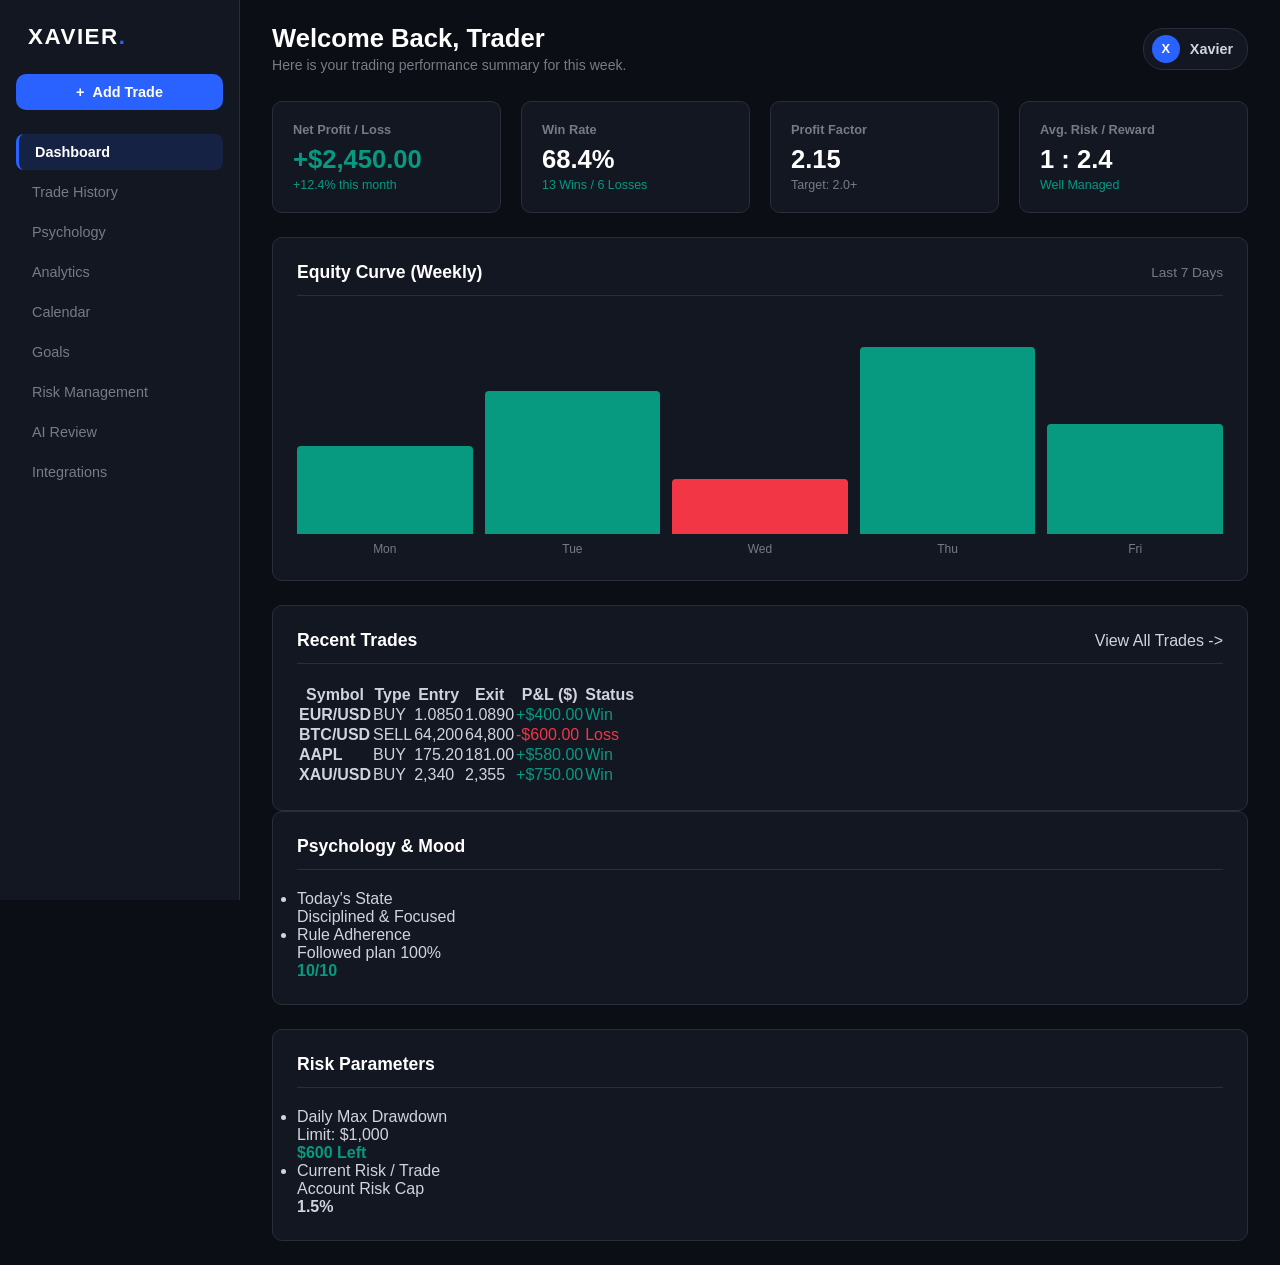
<file: Index.html>
<!DOCTYPE html>
<html lang="en">

<head>
  <meta charset="UTF-8">
  <meta name="viewport" content="width=device-width, initial-scale=1.0">
  <title>XAVIER — Trading Journal</title>
  <link rel="stylesheet" href="Styling.css">
</head>

<body>

  <!-- SIDEBAR NAVIGATION -->
  <aside class="sidebar">
    <div class="brand">
      <span class="brand-text">XAVIER<span class="brand-accent">.</span></span>
    </div>

    <a href="#" class="btn-add-trade-nav">+ <span>Add Trade</span></a>

    <ul class="nav-links">
      <li class="active">
        <a href="Index.html"><span class="nav-text">Dashboard</span></a>
      </li>
      <li>
        <a href="Tradehistory.html"><span class="nav-text">Trade History</span></a>
      </li>
      <li>
        <a href="psychology.html"><span class="nav-text">Psychology</span></a>
      </li>
      <li>
        <a href="analytics.html"><span class="nav-text">Analytics</span></a>
      </li>
      <li>
        <a href="Calendar.html"><span class="nav-text">Calendar</span></a>
      </li>
      <li>
        <a href="addtrade.html"><span class="nav-text">Goals</span></a>
      </li>
      <li>
        <a href="Riskmanagement.html"><span class="nav-text">Risk Management</span></a>
      </li>
      <li>
        <a href="AItradereview.html"><span class="nav-text">AI Review</span></a>
      </li>
      <li>
        <a href="Integrations.html"><span class="nav-text">Integrations</span></a>
      <li>
    </ul>
  </aside>

  <!-- MAIN CONTENT -->
  <main class="main-content">

    <!-- TOP HEADER -->
    <header class="top-header">
      <div class="welcome-text">
        <h1>Welcome Back, Trader</h1>
        <p>Here is your trading performance summary for this week.</p>
      </div>

      <div class="header-right">
        <div class="profile-pill">
          <div class="avatar">X</div>
          <span style="font-size: 0.9rem; font-weight: 600;">Xavier</span>
        </div>
      </div>
    </header>

    <!-- KEY PERFORMANCE STATS (MVP) -->
    <section class="stats-grid">
      <div class="stat-card">
        <div class="stat-label">Net Profit / Loss</div>
        <div class="stat-value positive">+$2,450.00</div>
        <div class="stat-sub positive">+12.4% this month</div>
      </div>

      <div class="stat-card">
        <div class="stat-label">Win Rate</div>
        <div class="stat-value">68.4%</div>
        <div class="stat-sub positive">13 Wins / 6 Losses</div>
      </div>

      <div class="stat-card">
        <div class="stat-label">Profit Factor</div>
        <div class="stat-value">2.15</div>
        <div class="stat-sub neutral">Target: 2.0+</div>
      </div>

      <div class="stat-card">
        <div class="stat-label">Avg. Risk / Reward</div>
        <div class="stat-value">1 : 2.4</div>
        <div class="stat-sub positive">Well Managed</div>
      </div>
    </section>

    <!-- DASHBOARD MAIN GRID -->
    <div class="dashboard-grid">

      <!-- LEFT COLUMN -->
      <div style="display: flex; flex-direction: column; gap: 24px;">

        <!-- PERFORMANCE CHART MOCKUP -->
        <div class="card">
          <div class="card-header">
            <span class="card-title">Equity Curve (Weekly)</span>
            <span style="font-size: 0.85rem; color: var(--text-muted);">Last 7 Days</span>
          </div>

          <div class="chart-placeholder">
            <div class="chart-bar-group">
              <div class="bar win" style="height: 40%;"></div>
              <span class="bar-label">Mon</span>
            </div>
            <div class="chart-bar-group">
              <div class="bar win" style="height: 65%;"></div>
              <span class="bar-label">Tue</span>
            </div>
            <div class="chart-bar-group">
              <div class="bar loss" style="height: 25%;"></div>
              <span class="bar-label">Wed</span>
            </div>
            <div class="chart-bar-group">
              <div class="bar win" style="height: 85%;"></div>
              <span class="bar-label">Thu</span>
            </div>
            <div class="chart-bar-group">
              <div class="bar win" style="height: 50%;"></div>
              <span class="bar-label">Fri</span>
            </div>
          </div>
        </div>

        <!-- RECENT TRADES TABLE -->
        <div class="card">
          <div class="card-header">
            <span class="card-title">Recent Trades</span>
            <a href="#" class="view-all-link">View All Trades -></a>
          </div>

          <div class="trade-table-container">
            <table class="trade-table">
              <thead>
                <tr>
                  <th>Symbol</th>
                  <th>Type</th>
                  <th>Entry</th>
                  <th>Exit</th>
                  <th>P&L ($)</th>
                  <th>Status</th>
                </tr>
              </thead>
              <tbody>
                <tr>
                  <td><strong>EUR/USD</strong></td>
                  <td><span class="badge badge-long">BUY</span></td>
                  <td>1.0850</td>
                  <td>1.0890</td>
                  <td class="positive">+$400.00</td>
                  <td><span class="positive">Win</span></td>
                </tr>
                <tr>
                  <td><strong>BTC/USD</strong></td>
                  <td><span class="badge badge-short">SELL</span></td>
                  <td>64,200</td>
                  <td>64,800</td>
                  <td class="negative">-$600.00</td>
                  <td><span class="negative">Loss</span></td>
                </tr>
                <tr>
                  <td><strong>AAPL</strong></td>
                  <td><span class="badge badge-long">BUY</span></td>
                  <td>175.20</td>
                  <td>181.00</td>
                  <td class="positive">+$580.00</td>
                  <td><span class="positive">Win</span></td>
                </tr>
                <tr>
                  <td><strong>XAU/USD</strong></td>
                  <td><span class="badge badge-long">BUY</span></td>
                  <td>2,340</td>
                  <td>2,355</td>
                  <td class="positive">+$750.00</td>
                  <td><span class="positive">Win</span></td>
                </tr>
              </tbody>
            </table>
          </div>
        </div>

      </div>

      <!-- RIGHT COLUMN / SIDEBAR WIDGETS -->
      <div style="display: flex; flex-direction: column; gap: 24px;">

        <!-- PSYCHOLOGY & MENTAL CHECK-IN -->
        <div class="card">
          <div class="card-header">
            <span class="card-title">Psychology & Mood</span>
          </div>
          <ul class="widget-list">
            <li class="widget-item">
              <div>
                <div class="widget-item-title">Today's State</div>
                <div class="widget-item-sub">Disciplined & Focused</div>
              </div>
            </li>
            <li class="widget-item">
              <div>
                <div class="widget-item-title">Rule Adherence</div>
                <div class="widget-item-sub">Followed plan 100%</div>
              </div>
              <span class="positive" style="font-weight: bold;">10/10</span>
            </li>
          </ul>
        </div>

        <!-- RISK MANAGEMENT WATCH -->
        <div class="card">
          <div class="card-header">
            <span class="card-title">Risk Parameters</span>
          </div>
          <ul class="widget-list">
            <li class="widget-item">
              <div>
                <div class="widget-item-title">Daily Max Drawdown</div>
                <div class="widget-item-sub">Limit: $1,000</div>
              </div>
              <span class="positive" style="font-weight: 600;">$600 Left</span>
            </li>
            <li class="widget-item">
              <div>
                <div class="widget-item-title">Current Risk / Trade</div>
                <div class="widget-item-sub">Account Risk Cap</div>
              </div>
              <span style="font-weight: 600;">1.5%</span>
            </li>
          </ul>
        </div>

      </div>

    </div>

  </main>

</body>

</html>
</file>
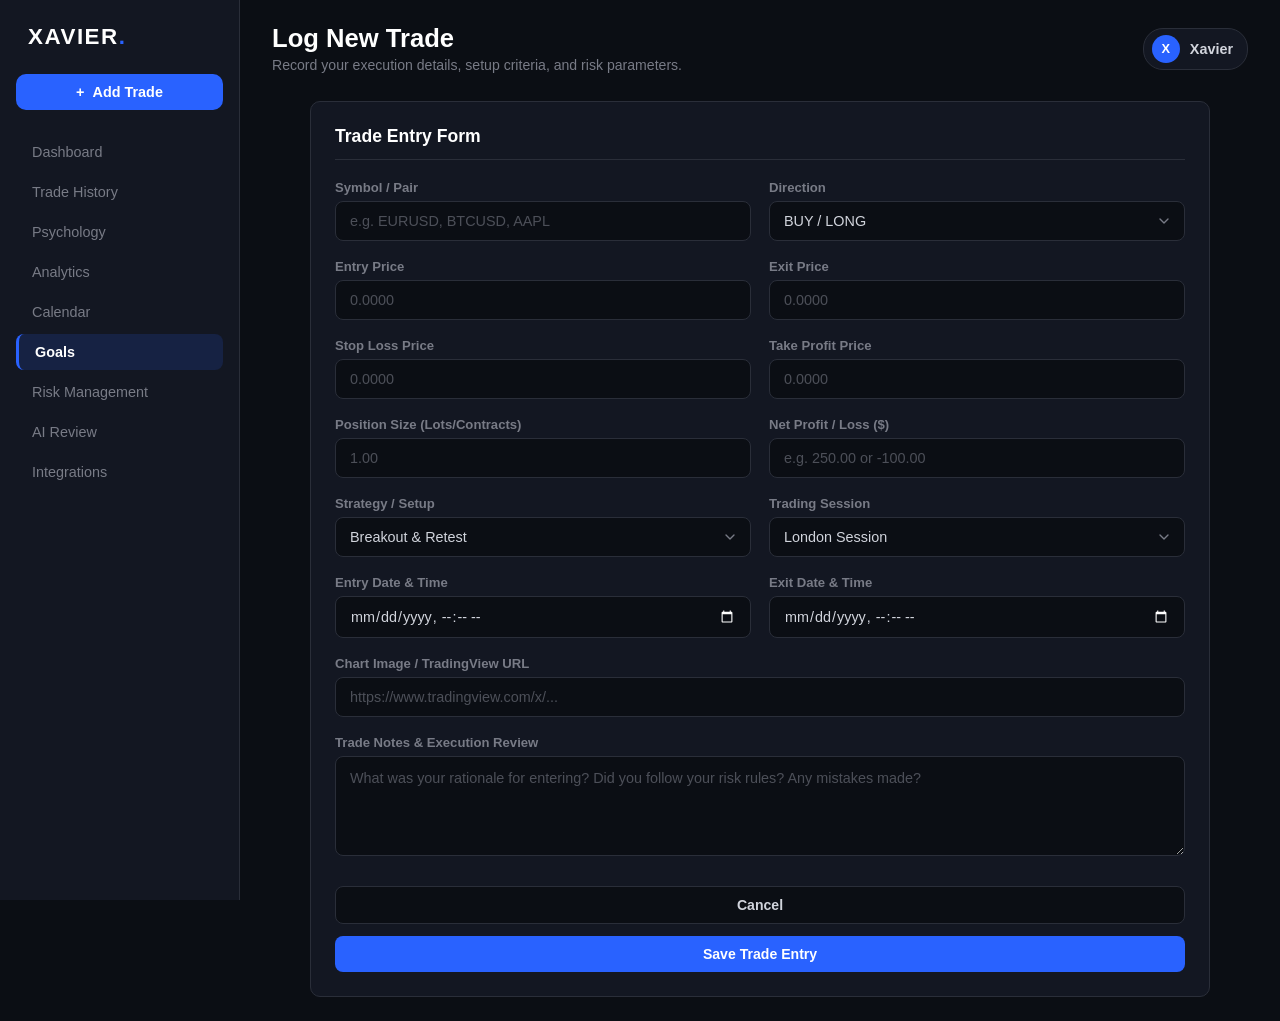
<file: addtrade.html>
<!DOCTYPE html>
<html lang="en">
<head>
  <meta charset="UTF-8">
  <meta name="viewport" content="width=device-width, initial-scale=1.0">
  <title>XAVIER — Add Trade</title>
  <link rel="stylesheet" href="Styling.css">
</head>
<body>

  <!-- SIDEBAR NAVIGATION -->
  <aside class="sidebar">
    <div class="brand">
      <span class="brand-text">XAVIER<span class="brand-accent">.</span></span>
    </div>

    <a href="addtrade.html" class="btn-add-trade-nav">+ <span>Add Trade</span></a>

    <ul class="nav-links">
      <li>
        <a href="Index.html"><span class="nav-text">Dashboard</span></a>
      </li>
      <li>
        <a href="Tradehistory.html"><span class="nav-text">Trade History</span></a>
      </li>
      <li>
        <a href="psychology.html"><span class="nav-text">Psychology</span></a>
      </li>
      <li>
        <a href="analytics.html"><span class="nav-text">Analytics</span></a>
      </li>
      <li>
        <a href="Calendar.html"><span class="nav-text">Calendar</span></a>
      </li>
      <li class="active">
        <a href="addtrade.html"><span class="nav-text">Goals</span></a>
      </li>
      <li>
        <a href="Riskmanagement.html"><span class="nav-text">Risk Management</span></a>
      </li>
      <li>
        <a href="AItradereview.html"><span class="nav-text">AI Review</span></a>
      </li>
      <li>
        <a href="Integrations.html"><span class="nav-text">Integrations</span></a>
      </li>
    </ul>
  </aside>

  <!-- MAIN CONTENT -->
  <main class="main-content">

    <!-- TOP HEADER -->
    <header class="top-header">
      <div class="welcome-text">
        <h1>Log New Trade</h1>
        <p>Record your execution details, setup criteria, and risk parameters.</p>
      </div>

      <div class="header-right">
        <div class="profile-pill">
          <div class="avatar">X</div>
          <span style="font-size: 0.9rem; font-weight: 600;">Xavier</span>
        </div>
      </div>
    </header>

    <!-- ADD TRADE FORM CARD -->
    <div class="card" style="max-width: 900px; margin: 0 auto;">
      <div class="card-header">
        <span class="card-title">Trade Entry Form</span>
      </div>

      <form class="form-grid">

        <!-- Asset / Symbol -->
        <div class="form-group">
          <label for="symbol">Symbol / Pair</label>
          <input type="text" id="symbol" class="form-control" placeholder="e.g. EURUSD, BTCUSD, AAPL" required>
        </div>

        <!-- Direction -->
        <div class="form-group">
          <label for="direction">Direction</label>
          <select id="direction" class="form-control" required>
            <option value="BUY">BUY / LONG</option>
            <option value="SELL">SELL / SHORT</option>
          </select>
        </div>

        <!-- Entry Price -->
        <div class="form-group">
          <label for="entryPrice">Entry Price</label>
          <input type="number" id="entryPrice" step="any" class="form-control" placeholder="0.0000" required>
        </div>

        <!-- Exit Price -->
        <div class="form-group">
          <label for="exitPrice">Exit Price</label>
          <input type="number" id="exitPrice" step="any" class="form-control" placeholder="0.0000">
        </div>

        <!-- Stop Loss -->
        <div class="form-group">
          <label for="stopLoss">Stop Loss Price</label>
          <input type="number" id="stopLoss" step="any" class="form-control" placeholder="0.0000">
        </div>

        <!-- Take Profit -->
        <div class="form-group">
          <label for="takeProfit">Take Profit Price</label>
          <input type="number" id="takeProfit" step="any" class="form-control" placeholder="0.0000">
        </div>

        <!-- Position Size / Lots -->
        <div class="form-group">
          <label for="positionSize">Position Size (Lots/Contracts)</label>
          <input type="number" id="positionSize" step="any" class="form-control" placeholder="1.00" required>
        </div>

        <!-- Net PnL -->
        <div class="form-group">
          <label for="pnl">Net Profit / Loss ($)</label>
          <input type="number" id="pnl" step="any" class="form-control" placeholder="e.g. 250.00 or -100.00">
        </div>

        <!-- Strategy / Setup -->
        <div class="form-group">
          <label for="strategy">Strategy / Setup</label>
          <select id="strategy" class="form-control">
            <option value="Breakout">Breakout & Retest</option>
            <option value="Trend Continuation">Trend Continuation</option>
            <option value="Reversal">Reversal / Liquidity Sweep</option>
            <option value="Range Bound">Range Bound</option>
            <option value="Scalp">Scalp Execution</option>
          </select>
        </div>

        <!-- Session -->
        <div class="form-group">
          <label for="session">Trading Session</label>
          <select id="session" class="form-control">
            <option value="London">London Session</option>
            <option value="New York">New York Session</option>
            <option value="Asian">Asian Session</option>
            <option value="Overlap">London / NY Overlap</option>
          </select>
        </div>

        <!-- Entry Date/Time -->
        <div class="form-group">
          <label for="entryTime">Entry Date & Time</label>
          <input type="datetime-local" id="entryTime" class="form-control" required>
        </div>

        <!-- Exit Date/Time -->
        <div class="form-group">
          <label for="exitTime">Exit Date & Time</label>
          <input type="datetime-local" id="exitTime" class="form-control">
        </div>

        <!-- Chart Screenshot URL -->
        <div class="form-group full-width">
          <label for="screenshot">Chart Image / TradingView URL</label>
          <input type="url" id="screenshot" class="form-control" placeholder="https://www.tradingview.com/x/...">
        </div>

        <!-- Trade Notes / Execution Journal -->
        <div class="form-group full-width">
          <label for="notes">Trade Notes & Execution Review</label>
          <textarea id="notes" class="form-control" placeholder="What was your rationale for entering? Did you follow your risk rules? Any mistakes made?"></textarea>
        </div>

        <!-- Form Action Buttons -->
        <div class="form-group full-width" style="display: flex; gap: 12px; justify-content: flex-end; margin-top: 12px;">
          <a href="trade-history.html" class="btn btn-secondary">Cancel</a>
          <button type="submit" class="btn btn-primary">Save Trade Entry</button>
        </div>

      </form>
    </div>

  </main>

</body>
</html>
</file>
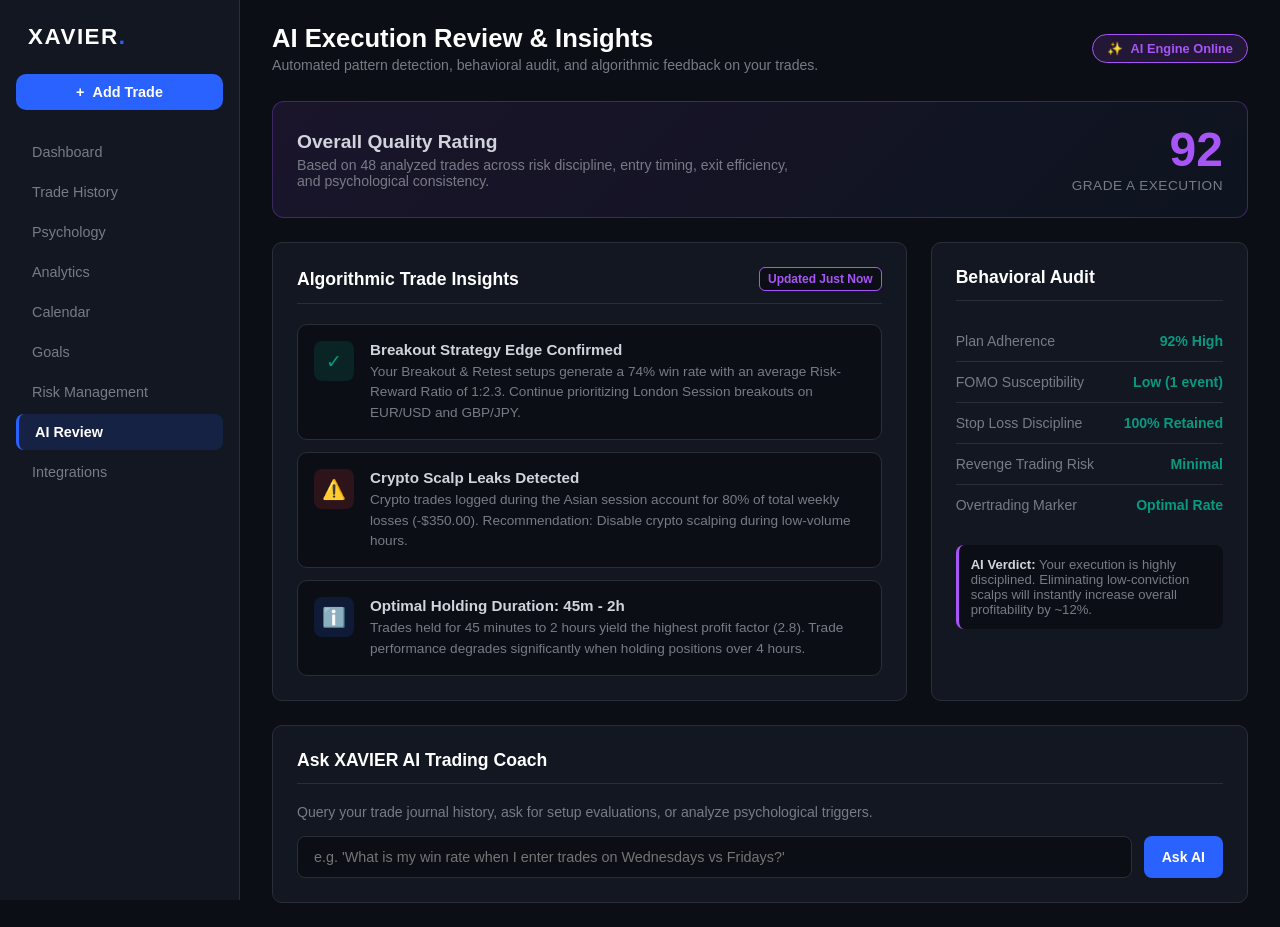
<file: AItradereview.html>
<!DOCTYPE html>
<html lang="en">
<head>
  <meta charset="UTF-8">
  <meta name="viewport" content="width=device-width, initial-scale=1.0">
  <title>XAVIER — AI Performance Review</title>
  <link rel="stylesheet" href="Styling.css">
</head>
<body>

  <!-- SIDEBAR NAVIGATION -->
  <aside class="sidebar">
    <div class="brand">
      <span class="brand-text">XAVIER<span class="brand-accent">.</span></span>
    </div>

    <a href="addtrade.html" class="btn-add-trade-nav">+ <span>Add Trade</span></a>

    <ul class="nav-links">
      <li>
        <a href="Index.html"><span class="nav-text">Dashboard</span></a>
      </li>
      <li>
        <a href="Tradehistory.html"><span class="nav-text">Trade History</span></a>
      </li>
      <li>
        <a href="psychology.html"><span class="nav-text">Psychology</span></a>
      </li>
      <li>
        <a href="analytics.html"><span class="nav-text">Analytics</span></a>
      </li>
      <li>
        <a href="Calendar.html"><span class="nav-text">Calendar</span></a>
      </li>
      <li>
        <a href="addtrade.html"><span class="nav-text">Goals</span></a>
      </li>
      <li>
        <a href="Riskmanagement.html"><span class="nav-text">Risk Management</span></a>
      </li>
      <li class="active">
        <a href="AItradereview.html"><span class="nav-text">AI Review</span></a>
      </li>
      <li>
        <a href="Integrations.html"><span class="nav-text">Integrations</span></a>
      </li>
    </ul>
  </aside>

  <!-- MAIN CONTENT -->
  <main class="main-content">

    <!-- TOP HEADER -->
    <header class="top-header">
      <div class="welcome-text">
        <h1>AI Execution Review & Insights</h1>
        <p>Automated pattern detection, behavioral audit, and algorithmic feedback on your trades.</p>
      </div>

      <div class="header-right">
        <div class="ai-header-badge">
          <span>✨</span> AI Engine Online
        </div>
      </div>
    </header>

    <!-- AI OVERALL EXECUTION SCORE -->
    <div class="ai-score-card">
      <div>
        <div style="font-weight: 700; font-size: 1.2rem; color: var(--text-main);">Overall Quality Rating</div>
        <div style="font-size: 0.88rem; color: var(--text-muted); margin-top: 4px; max-width: 500px;">
          Based on 48 analyzed trades across risk discipline, entry timing, exit efficiency, and psychological consistency.
        </div>
      </div>
      <div style="text-align: right;">
        <div class="ai-score-number">92</div>
        <div class="ai-score-label">Grade A Execution</div>
      </div>
    </div>

    <!-- AI ANALYSIS TOP GRID -->
    <div class="ai-grid-top">

      <!-- KEY DETECTED INSIGHTS FEED -->
      <div class="card">
        <div class="card-header">
          <span class="card-title">Algorithmic Trade Insights</span>
          <span class="tag-pill" style="color: var(--accent-purple); border-color: var(--accent-purple);">Updated Just Now</span>
        </div>

        <div class="insight-item">
          <div class="insight-icon icon-success">✓</div>
          <div class="insight-content">
            <h4>Breakout Strategy Edge Confirmed</h4>
            <p>Your Breakout & Retest setups generate a 74% win rate with an average Risk-Reward Ratio of 1:2.3. Continue prioritizing London Session breakouts on EUR/USD and GBP/JPY.</p>
          </div>
        </div>

        <div class="insight-item">
          <div class="insight-icon icon-warning">⚠️</div>
          <div class="insight-content">
            <h4>Crypto Scalp Leaks Detected</h4>
            <p>Crypto trades logged during the Asian session account for 80% of total weekly losses (-$350.00). Recommendation: Disable crypto scalping during low-volume hours.</p>
          </div>
        </div>

        <div class="insight-item">
          <div class="insight-icon icon-info">ℹ️</div>
          <div class="insight-content">
            <h4>Optimal Holding Duration: 45m - 2h</h4>
            <p>Trades held for 45 minutes to 2 hours yield the highest profit factor (2.8). Trade performance degrades significantly when holding positions over 4 hours.</p>
          </div>
        </div>
      </div>

      <!-- AI AUDIT SUMMARY & RECOMMENDATIONS -->
      <div class="card">
        <div class="card-header">
          <span class="card-title">Behavioral Audit</span>
        </div>

        <table class="data-list-table">
          <tr>
            <td style="color: var(--text-muted);">Plan Adherence</td>
            <td style="text-align: right; font-weight: 700;" class="positive">92% High</td>
          </tr>
          <tr>
            <td style="color: var(--text-muted);">FOMO Susceptibility</td>
            <td style="text-align: right; font-weight: 700;" class="positive">Low (1 event)</td>
          </tr>
          <tr>
            <td style="color: var(--text-muted);">Stop Loss Discipline</td>
            <td style="text-align: right; font-weight: 700;" class="positive">100% Retained</td>
          </tr>
          <tr>
            <td style="color: var(--text-muted);">Revenge Trading Risk</td>
            <td style="text-align: right; font-weight: 700;" class="positive">Minimal</td>
          </tr>
          <tr>
            <td style="color: var(--text-muted);">Overtrading Marker</td>
            <td style="text-align: right; font-weight: 700;" class="positive">Optimal Rate</td>
          </tr>
        </table>

        <div style="margin-top: 20px; padding: 12px; background-color: var(--bg-dark); border-radius: 8px; border-left: 3px solid var(--accent-purple); font-size: 0.82rem; color: var(--text-muted);">
          <strong style="color: var(--text-main);">AI Verdict:</strong> Your execution is highly disciplined. Eliminating low-conviction scalps will instantly increase overall profitability by ~12%.
        </div>
      </div>

    </div>

    <!-- ASK AI ASSISTANT PROMPT SECTION -->
    <div class="card">
      <div class="card-header">
        <span class="card-title">Ask XAVIER AI Trading Coach</span>
      </div>

      <p style="font-size: 0.88rem; color: var(--text-muted);">Query your trade journal history, ask for setup evaluations, or analyze psychological triggers.</p>

      <div class="ai-prompt-box">
        <input type="text" class="ai-prompt-input" placeholder="e.g. 'What is my win rate when I enter trades on Wednesdays vs Fridays?'">
        <button class="btn btn-primary">Ask AI</button>
      </div>
    </div>

  </main>

</body>
</html>
</file>
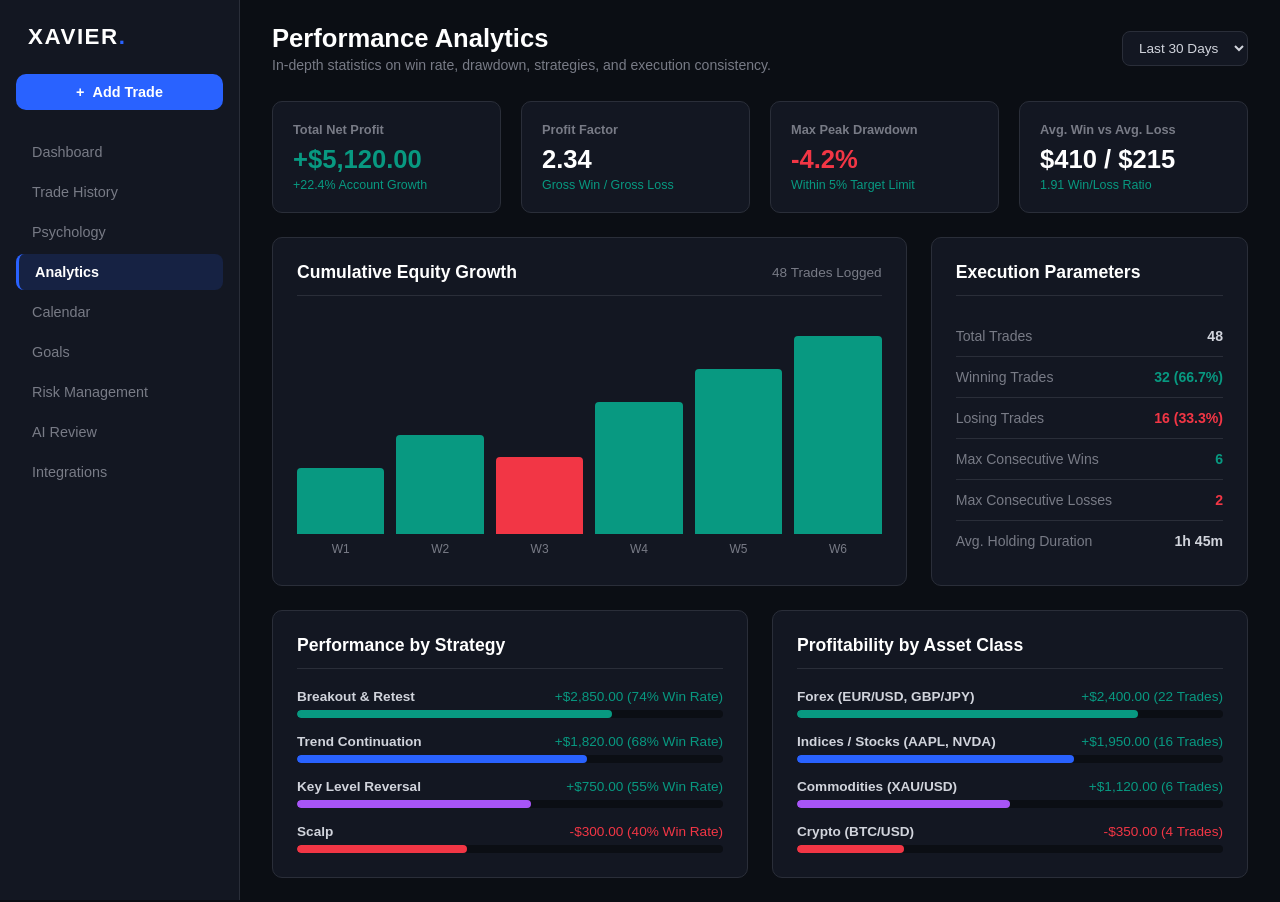
<file: Analytics.html>
<!DOCTYPE html>
<html lang="en">
<head>
  <meta charset="UTF-8">
  <meta name="viewport" content="width=device-width, initial-scale=1.0">
  <title>XAVIER — Analytics</title>
  <link rel="stylesheet" href="Styling.css">
</head>
<body>

  <!-- SIDEBAR NAVIGATION -->
  <aside class="sidebar">
    <div class="brand">
      <span class="brand-text">XAVIER<span class="brand-accent">.</span></span>
    </div>

    <a href="addtrade.html" class="btn-add-trade-nav">+ <span>Add Trade</span></a>

    <ul class="nav-links">
      <li>
        <a href="Index.html"><span class="nav-text">Dashboard</span></a>
      </li>
      <li>
        <a href="Tradehistory.html"><span class="nav-text">Trade History</span></a>
      </li>
      <li>
        <a href="psychology.html"><span class="nav-text">Psychology</span></a>
      </li>
      <li class="active">
        <a href="analytics.html"><span class="nav-text">Analytics</span></a>
      </li>
      <li>
        <a href="Calendar.html"><span class="nav-text">Calendar</span></a>
      </li>
      <li>
        <a href="addtrade.html"><span class="nav-text">Goals</span></a>
      </li>
      <li>
        <a href="Riskmanagement.html"><span class="nav-text">Risk Management</span></a>
      </li>
      <li>
        <a href="AItradereview.html"><span class="nav-text">AI Review</span></a>
      </li>
      <li>
        <a href="Integrations.html"><span class="nav-text">Integrations</span></a>
      </li>
    </ul>
  </aside>

  <!-- MAIN CONTENT -->
  <main class="main-content">

    <!-- TOP HEADER -->
    <header class="top-header">
      <div class="welcome-text">
        <h1>Performance Analytics</h1>
        <p>In-depth statistics on win rate, drawdown, strategies, and execution consistency.</p>
      </div>

      <div class="header-right analytics-header-actions">
        <select class="filter-select">
          <option value="30">Last 30 Days</option>
          <option value="90">Last 90 Days</option>
          <option value="365">This Year</option>
          <option value="all">All Time</option>
        </select>
      </div>
    </header>

    <!-- KEY PERFORMANCE STATS GRID -->
    <section class="stats-grid">
      <div class="stat-card">
        <div class="stat-label">Total Net Profit</div>
        <div class="stat-value positive">+$5,120.00</div>
        <div class="stat-sub positive">+22.4% Account Growth</div>
      </div>

      <div class="stat-card">
        <div class="stat-label">Profit Factor</div>
        <div class="stat-value">2.34</div>
        <div class="stat-sub positive">Gross Win / Gross Loss</div>
      </div>

      <div class="stat-card">
        <div class="stat-label">Max Peak Drawdown</div>
        <div class="stat-value negative">-4.2%</div>
        <div class="stat-sub positive">Within 5% Target Limit</div>
      </div>

      <div class="stat-card">
        <div class="stat-label">Avg. Win vs Avg. Loss</div>
        <div class="stat-value">$410 / $215</div>
        <div class="stat-sub positive">1.91 Win/Loss Ratio</div>
      </div>
    </section>

    <!-- TOP ANALYTICS GRID -->
    <div class="analytics-grid-top">

      <!-- EQUITY & CUMULATIVE P&L CHART -->
      <div class="card">
        <div class="card-header">
          <span class="card-title">Cumulative Equity Growth</span>
          <span style="font-size: 0.85rem; color: var(--text-muted);">48 Trades Logged</span>
        </div>

        <div class="chart-placeholder">
          <div class="chart-bar-group">
            <div class="bar win" style="height: 30%;"></div>
            <span class="bar-label">W1</span>
          </div>
          <div class="chart-bar-group">
            <div class="bar win" style="height: 45%;"></div>
            <span class="bar-label">W2</span>
          </div>
          <div class="chart-bar-group">
            <div class="bar loss" style="height: 35%;"></div>
            <span class="bar-label">W3</span>
          </div>
          <div class="chart-bar-group">
            <div class="bar win" style="height: 60%;"></div>
            <span class="bar-label">W4</span>
          </div>
          <div class="chart-bar-group">
            <div class="bar win" style="height: 75%;"></div>
            <span class="bar-label">W5</span>
          </div>
          <div class="chart-bar-group">
            <div class="bar win" style="height: 90%;"></div>
            <span class="bar-label">W6</span>
          </div>
        </div>
      </div>

      <!-- KEY METRICS BREAKDOWN -->
      <div class="card">
        <div class="card-header">
          <span class="card-title">Execution Parameters</span>
        </div>

        <table class="data-list-table">
          <tr>
            <td style="color: var(--text-muted);">Total Trades</td>
            <td style="text-align: right; font-weight: 700;">48</td>
          </tr>
          <tr>
            <td style="color: var(--text-muted);">Winning Trades</td>
            <td style="text-align: right; font-weight: 700;" class="positive">32 (66.7%)</td>
          </tr>
          <tr>
            <td style="color: var(--text-muted);">Losing Trades</td>
            <td style="text-align: right; font-weight: 700;" class="negative">16 (33.3%)</td>
          </tr>
          <tr>
            <td style="color: var(--text-muted);">Max Consecutive Wins</td>
            <td style="text-align: right; font-weight: 700;" class="positive">6</td>
          </tr>
          <tr>
            <td style="color: var(--text-muted);">Max Consecutive Losses</td>
            <td style="text-align: right; font-weight: 700;" class="negative">2</td>
          </tr>
          <tr>
            <td style="color: var(--text-muted);">Avg. Holding Duration</td>
            <td style="text-align: right; font-weight: 700;">1h 45m</td>
          </tr>
        </table>
      </div>

    </div>

    <!-- BOTTOM ANALYTICS GRID -->
    <div class="analytics-grid-bottom">

      <!-- STRATEGY PERFORMANCE BREAKDOWN -->
      <div class="card">
        <div class="card-header">
          <span class="card-title">Performance by Strategy</span>
        </div>

        <div class="breakdown-list">
          <div class="breakdown-item">
            <div class="breakdown-header">
              <span class="breakdown-title">Breakout & Retest</span>
              <span class="breakdown-stats positive">+$2,850.00 (74% Win Rate)</span>
            </div>
            <div class="progress-track">
              <div class="progress-fill green" style="width: 74%;"></div>
            </div>
          </div>

          <div class="breakdown-item">
            <div class="breakdown-header">
              <span class="breakdown-title">Trend Continuation</span>
              <span class="breakdown-stats positive">+$1,820.00 (68% Win Rate)</span>
            </div>
            <div class="progress-track">
              <div class="progress-fill blue" style="width: 68%;"></div>
            </div>
          </div>

          <div class="breakdown-item">
            <div class="breakdown-header">
              <span class="breakdown-title">Key Level Reversal</span>
              <span class="breakdown-stats positive">+$750.00 (55% Win Rate)</span>
            </div>
            <div class="progress-track">
              <div class="progress-fill purple" style="width: 55%;"></div>
            </div>
          </div>

          <div class="breakdown-item">
            <div class="breakdown-header">
              <span class="breakdown-title">Scalp</span>
              <span class="breakdown-stats negative">-$300.00 (40% Win Rate)</span>
            </div>
            <div class="progress-track">
              <div class="progress-fill red" style="width: 40%;"></div>
            </div>
          </div>
        </div>
      </div>

      <!-- ASSET DISTRIBUTION & PROFITABILITY -->
      <div class="card">
        <div class="card-header">
          <span class="card-title">Profitability by Asset Class</span>
        </div>

        <div class="breakdown-list">
          <div class="breakdown-item">
            <div class="breakdown-header">
              <span class="breakdown-title">Forex (EUR/USD, GBP/JPY)</span>
              <span class="breakdown-stats positive">+$2,400.00 (22 Trades)</span>
            </div>
            <div class="progress-track">
              <div class="progress-fill green" style="width: 80%;"></div>
            </div>
          </div>

          <div class="breakdown-item">
            <div class="breakdown-header">
              <span class="breakdown-title">Indices / Stocks (AAPL, NVDA)</span>
              <span class="breakdown-stats positive">+$1,950.00 (16 Trades)</span>
            </div>
            <div class="progress-track">
              <div class="progress-fill blue" style="width: 65%;"></div>
            </div>
          </div>

          <div class="breakdown-item">
            <div class="breakdown-header">
              <span class="breakdown-title">Commodities (XAU/USD)</span>
              <span class="breakdown-stats positive">+$1,120.00 (6 Trades)</span>
            </div>
            <div class="progress-track">
              <div class="progress-fill purple" style="width: 50%;"></div>
            </div>
          </div>

          <div class="breakdown-item">
            <div class="breakdown-header">
              <span class="breakdown-title">Crypto (BTC/USD)</span>
              <span class="breakdown-stats negative">-$350.00 (4 Trades)</span>
            </div>
            <div class="progress-track">
              <div class="progress-fill red" style="width: 25%;"></div>
            </div>
          </div>
        </div>
      </div>

    </div>

  </main>

</body>
</html>
</file>
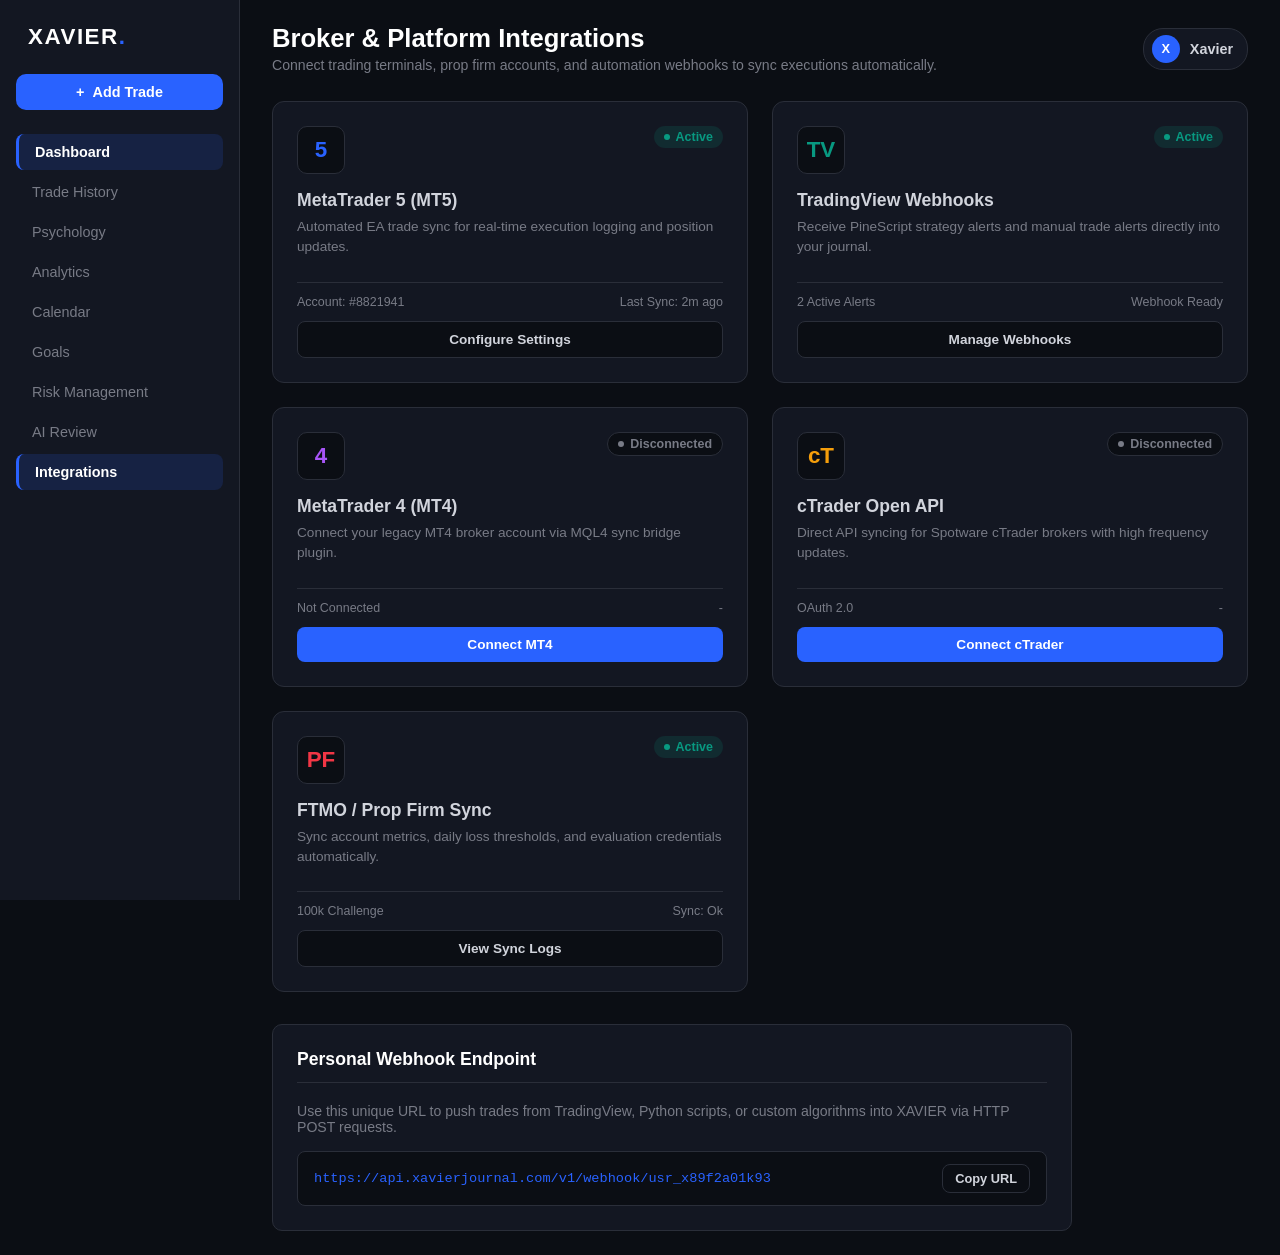
<file: Brokerintegration.html>
<!DOCTYPE html>
<html lang="en">
<head>
  <meta charset="UTF-8">
  <meta name="viewport" content="width=device-width, initial-scale=1.0">
  <title>XAVIER — Platform Integrations</title>
  <link rel="stylesheet" href="Styling.css">
</head>
<body>

  <!-- SIDEBAR NAVIGATION -->
  <aside class="sidebar">
    <div class="brand">
      <span class="brand-text">XAVIER<span class="brand-accent">.</span></span>
    </div>

    <a href="addtrade.html" class="btn-add-trade-nav">+ <span>Add Trade</span></a>

   <ul class="nav-links">
      <li class="active">
        <a href="Index.html"><span class="nav-text">Dashboard</span></a>
      </li>
      <li>
        <a href="Tradehistory.html"><span class="nav-text">Trade History</span></a>
      </li>
      <li>
        <a href="psychology.html"><span class="nav-text">Psychology</span></a>
      </li>
      <li>
        <a href="analytics.html"><span class="nav-text">Analytics</span></a>
      </li>
      <li>
        <a href="Calendar.html"><span class="nav-text">Calendar</span></a>
      </li>
      <li>
        <a href="addtrade.html"><span class="nav-text">Goals</span></a>
      </li>
      <li>
        <a href="Riskmanagement.html"><span class="nav-text">Risk Management</span></a>
      </li>
      <li>
        <a href="AItradereview.html"><span class="nav-text">AI Review</span></a>
      </li>
      <li class="active">
        <a href="Integrations.html"><span class="nav-text">Integrations</span></a>
      </li>
    </ul>
  </aside>

  <!-- MAIN CONTENT -->
  <main class="main-content">

    <!-- TOP HEADER -->
    <header class="top-header">
      <div class="welcome-text">
        <h1>Broker & Platform Integrations</h1>
        <p>Connect trading terminals, prop firm accounts, and automation webhooks to sync executions automatically.</p>
      </div>

      <div class="header-right">
        <div class="profile-pill">
          <div class="avatar">X</div>
          <span style="font-size: 0.9rem; font-weight: 600;">Xavier</span>
        </div>
      </div>
    </header>

    <!-- INTEGRATION CARDS GRID -->
    <section class="integrations-grid">

      <!-- METATRADER 5 -->
      <div class="integration-card">
        <div>
          <div class="integration-header">
            <div class="integration-icon-wrap" style="color: var(--accent-blue);">5</div>
            <div class="integration-status status-connected">
              <span class="status-dot"></span> Active
            </div>
          </div>

          <div class="integration-body" style="margin-top: 16px;">
            <h3>MetaTrader 5 (MT5)</h3>
            <p>Automated EA trade sync for real-time execution logging and position updates.</p>
          </div>
        </div>

        <div>
          <div class="integration-meta">
            <span>Account: #8821941</span>
            <span>Last Sync: 2m ago</span>
          </div>
          <button class="btn btn-secondary" style="width: 100%; margin-top: 12px; font-size: 0.85rem;">Configure Settings</button>
        </div>
      </div>

      <!-- TRADINGVIEW -->
      <div class="integration-card">
        <div>
          <div class="integration-header">
            <div class="integration-icon-wrap" style="color: var(--accent-green);">TV</div>
            <div class="integration-status status-connected">
              <span class="status-dot"></span> Active
            </div>
          </div>

          <div class="integration-body" style="margin-top: 16px;">
            <h3>TradingView Webhooks</h3>
            <p>Receive PineScript strategy alerts and manual trade alerts directly into your journal.</p>
          </div>
        </div>

        <div>
          <div class="integration-meta">
            <span>2 Active Alerts</span>
            <span>Webhook Ready</span>
          </div>
          <button class="btn btn-secondary" style="width: 100%; margin-top: 12px; font-size: 0.85rem;">Manage Webhooks</button>
        </div>
      </div>

      <!-- METATRADER 4 -->
      <div class="integration-card">
        <div>
          <div class="integration-header">
            <div class="integration-icon-wrap" style="color: var(--accent-purple);">4</div>
            <div class="integration-status status-disconnected">
              <span class="status-dot"></span> Disconnected
            </div>
          </div>

          <div class="integration-body" style="margin-top: 16px;">
            <h3>MetaTrader 4 (MT4)</h3>
            <p>Connect your legacy MT4 broker account via MQL4 sync bridge plugin.</p>
          </div>
        </div>

        <div>
          <div class="integration-meta">
            <span>Not Connected</span>
            <span>-</span>
          </div>
          <button class="btn btn-primary" style="width: 100%; margin-top: 12px; font-size: 0.85rem;">Connect MT4</button>
        </div>
      </div>

      <!-- CTRADER -->
      <div class="integration-card">
        <div>
          <div class="integration-header">
            <div class="integration-icon-wrap" style="color: #f59e0b;">cT</div>
            <div class="integration-status status-disconnected">
              <span class="status-dot"></span> Disconnected
            </div>
          </div>

          <div class="integration-body" style="margin-top: 16px;">
            <h3>cTrader Open API</h3>
            <p>Direct API syncing for Spotware cTrader brokers with high frequency updates.</p>
          </div>
        </div>

        <div>
          <div class="integration-meta">
            <span>OAuth 2.0</span>
            <span>-</span>
          </div>
          <button class="btn btn-primary" style="width: 100%; margin-top: 12px; font-size: 0.85rem;">Connect cTrader</button>
        </div>
      </div>

      <!-- PROP FIRM CONNECT -->
      <div class="integration-card">
        <div>
          <div class="integration-header">
            <div class="integration-icon-wrap" style="color: var(--accent-red);">PF</div>
            <div class="integration-status status-connected">
              <span class="status-dot"></span> Active
            </div>
          </div>

          <div class="integration-body" style="margin-top: 16px;">
            <h3>FTMO / Prop Firm Sync</h3>
            <p>Sync account metrics, daily loss thresholds, and evaluation credentials automatically.</p>
          </div>
        </div>

        <div>
          <div class="integration-meta">
            <span>100k Challenge</span>
            <span>Sync: Ok</span>
          </div>
          <button class="btn btn-secondary" style="width: 100%; margin-top: 12px; font-size: 0.85rem;">View Sync Logs</button>
        </div>
      </div>

    </section>

    <!-- WEBHOOK SETTINGS CARD -->
    <div class="card" style="max-width: 800px;">
      <div class="card-header">
        <span class="card-title">Personal Webhook Endpoint</span>
      </div>

      <p style="font-size: 0.88rem; color: var(--text-muted); margin-bottom: 16px;">
        Use this unique URL to push trades from TradingView, Python scripts, or custom algorithms into XAVIER via HTTP POST requests.
      </p>

      <div class="webhook-key-box">
        <span>https://api.xavierjournal.com/v1/webhook/usr_x89f2a01k93</span>
        <button class="btn btn-secondary" style="padding: 6px 12px; font-size: 0.8rem;">Copy URL</button>
      </div>
    </div>

  </main>

</body>
</html>
</file>
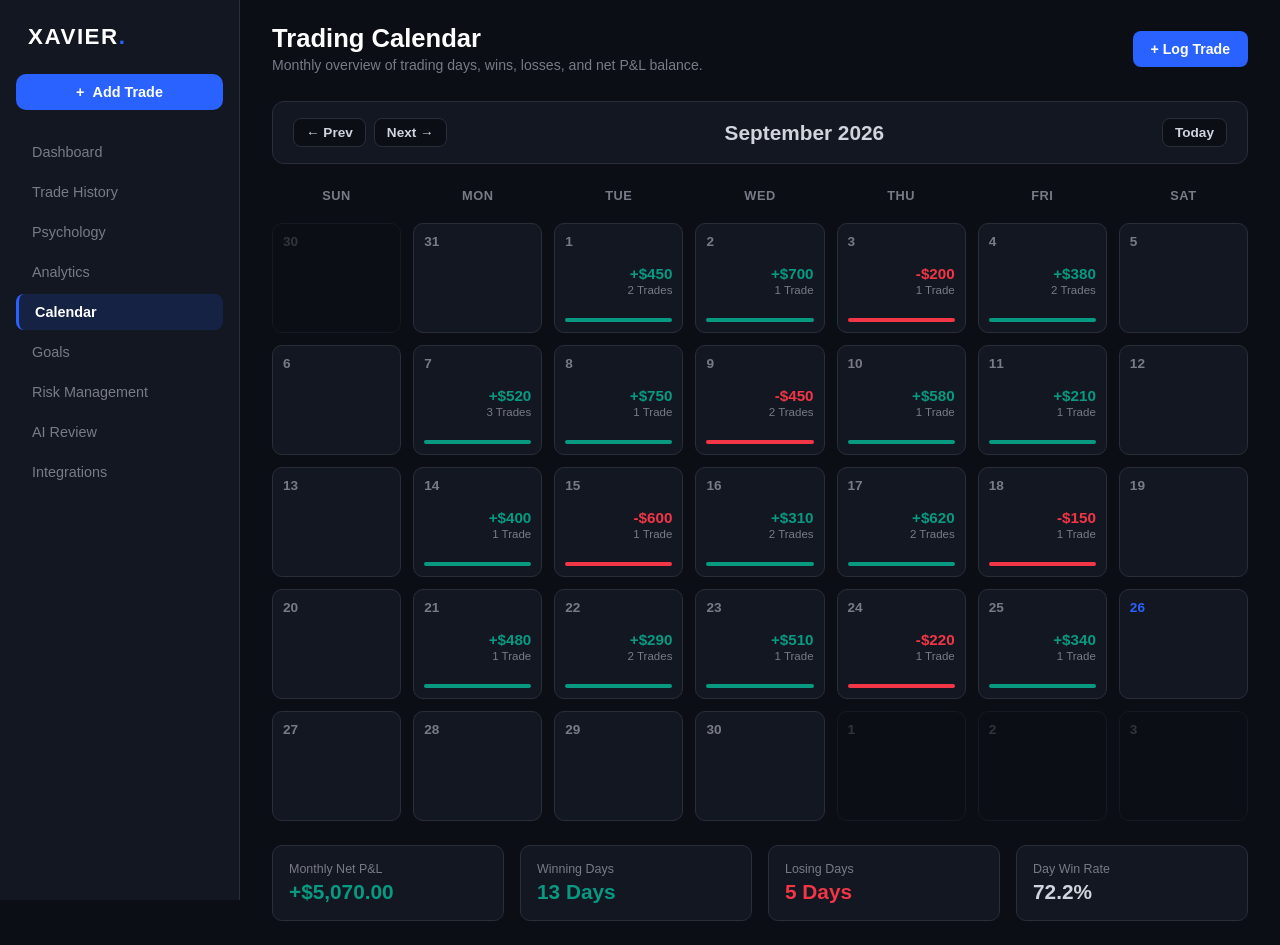
<file: Calendar.html>
<!DOCTYPE html>
<html lang="en">
<head>
  <meta charset="UTF-8">
  <meta name="viewport" content="width=device-width, initial-scale=1.0">
  <title>XAVIER — Trading Calendar</title>
  <link rel="stylesheet" href="Styling.css">
</head>
<body>

  <!-- SIDEBAR NAVIGATION -->
  <aside class="sidebar">
    <div class="brand">
      <span class="brand-text">XAVIER<span class="brand-accent">.</span></span>
    </div>

    <a href="addtrade.html" class="btn-add-trade-nav">+ <span>Add Trade</span></a>

    <ul class="nav-links">
      <li >
        <a href="Index.html"><span class="nav-text">Dashboard</span></a>
      </li>
      <li>
        <a href="Tradehistory.html"><span class="nav-text">Trade History</span></a>
      </li>
      <li>
        <a href="psychology.html"><span class="nav-text">Psychology</span></a>
      </li>
      <li>
        <a href="analytics.html"><span class="nav-text">Analytics</span></a>
      </li>
      <li class="active">
        <a href="Calendar.html"><span class="nav-text">Calendar</span></a>
      </li>
      <li>
        <a href="addtrade.html"><span class="nav-text">Goals</span></a>
      </li>
      <li>
        <a href="Riskmanagement.html"><span class="nav-text">Risk Management</span></a>
      </li>
      <li>
        <a href="AItradereview.html"><span class="nav-text">AI Review</span></a>
      </li>
      <li>
        <a href="Integrations.html"><span class="nav-text">Integrations</span></a>
      </li>
    </ul>
  </aside>

  <!-- MAIN CONTENT -->
  <main class="main-content">

    <!-- TOP HEADER -->
    <header class="top-header">
      <div class="welcome-text">
        <h1>Trading Calendar</h1>
        <p>Monthly overview of trading days, wins, losses, and net P&L balance.</p>
      </div>

      <div class="header-right">
        <a href="add-trade.html" class="btn btn-primary">+ Log Trade</a>
      </div>
    </header>

    <!-- MONTH SELECTOR BAR -->
    <div class="calendar-nav-bar">
      <div class="calendar-controls">
        <a href="#" class="btn btn-secondary" style="padding: 6px 12px; font-size: 0.85rem;">← Prev</a>
        <a href="#" class="btn btn-secondary" style="padding: 6px 12px; font-size: 0.85rem;">Next →</a>
      </div>

      <div class="calendar-month-title">September 2026</div>

      <div>
        <a href="#" class="btn btn-secondary" style="padding: 6px 12px; font-size: 0.85rem;">Today</a>
      </div>
    </div>

    <!-- CALENDAR GRID -->
    <div class="calendar-grid">

      <!-- DAY OF WEEK HEADERS -->
      <div class="calendar-day-head">Sun</div>
      <div class="calendar-day-head">Mon</div>
      <div class="calendar-day-head">Tue</div>
      <div class="calendar-day-head">Wed</div>
      <div class="calendar-day-head">Thu</div>
      <div class="calendar-day-head">Fri</div>
      <div class="calendar-day-head">Sat</div>

      <!-- WEEK 1 -->
      <div class="calendar-day-card other-month">
        <div class="calendar-day-number">30</div>
      </div>

      <div class="calendar-day-card">
        <div class="calendar-day-number">31</div>
      </div>

      <div class="calendar-day-card">
        <div class="calendar-day-number">1</div>
        <div class="day-stat-content">
          <span class="day-pnl positive">+$450</span>
          <span class="day-trade-count">2 Trades</span>
        </div>
        <div class="day-status-indicator day-status-win"></div>
      </div>

      <div class="calendar-day-card">
        <div class="calendar-day-number">2</div>
        <div class="day-stat-content">
          <span class="day-pnl positive">+$700</span>
          <span class="day-trade-count">1 Trade</span>
        </div>
        <div class="day-status-indicator day-status-win"></div>
      </div>

      <div class="calendar-day-card">
        <div class="calendar-day-number">3</div>
        <div class="day-stat-content">
          <span class="day-pnl negative">-$200</span>
          <span class="day-trade-count">1 Trade</span>
        </div>
        <div class="day-status-indicator day-status-loss"></div>
      </div>

      <div class="calendar-day-card">
        <div class="calendar-day-number">4</div>
        <div class="day-stat-content">
          <span class="day-pnl positive">+$380</span>
          <span class="day-trade-count">2 Trades</span>
        </div>
        <div class="day-status-indicator day-status-win"></div>
      </div>

      <div class="calendar-day-card">
        <div class="calendar-day-number">5</div>
      </div>

      <!-- WEEK 2 -->
      <div class="calendar-day-card">
        <div class="calendar-day-number">6</div>
      </div>

      <div class="calendar-day-card">
        <div class="calendar-day-number">7</div>
        <div class="day-stat-content">
          <span class="day-pnl positive">+$520</span>
          <span class="day-trade-count">3 Trades</span>
        </div>
        <div class="day-status-indicator day-status-win"></div>
      </div>

      <div class="calendar-day-card">
        <div class="calendar-day-number">8</div>
        <div class="day-stat-content">
          <span class="day-pnl positive">+$750</span>
          <span class="day-trade-count">1 Trade</span>
        </div>
        <div class="day-status-indicator day-status-win"></div>
      </div>

      <div class="calendar-day-card">
        <div class="calendar-day-number">9</div>
        <div class="day-stat-content">
          <span class="day-pnl negative">-$450</span>
          <span class="day-trade-count">2 Trades</span>
        </div>
        <div class="day-status-indicator day-status-loss"></div>
      </div>

      <div class="calendar-day-card">
        <div class="calendar-day-number">10</div>
        <div class="day-stat-content">
          <span class="day-pnl positive">+$580</span>
          <span class="day-trade-count">1 Trade</span>
        </div>
        <div class="day-status-indicator day-status-win"></div>
      </div>

      <div class="calendar-day-card">
        <div class="calendar-day-number">11</div>
        <div class="day-stat-content">
          <span class="day-pnl positive">+$210</span>
          <span class="day-trade-count">1 Trade</span>
        </div>
        <div class="day-status-indicator day-status-win"></div>
      </div>

      <div class="calendar-day-card">
        <div class="calendar-day-number">12</div>
      </div>

      <!-- WEEK 3 -->
      <div class="calendar-day-card">
        <div class="calendar-day-number">13</div>
      </div>

      <div class="calendar-day-card">
        <div class="calendar-day-number">14</div>
        <div class="day-stat-content">
          <span class="day-pnl positive">+$400</span>
          <span class="day-trade-count">1 Trade</span>
        </div>
        <div class="day-status-indicator day-status-win"></div>
      </div>

      <div class="calendar-day-card">
        <div class="calendar-day-number">15</div>
        <div class="day-stat-content">
          <span class="day-pnl negative">-$600</span>
          <span class="day-trade-count">1 Trade</span>
        </div>
        <div class="day-status-indicator day-status-loss"></div>
      </div>

      <div class="calendar-day-card">
        <div class="calendar-day-number">16</div>
        <div class="day-stat-content">
          <span class="day-pnl positive">+$310</span>
          <span class="day-trade-count">2 Trades</span>
        </div>
        <div class="day-status-indicator day-status-win"></div>
      </div>

      <div class="calendar-day-card">
        <div class="calendar-day-number">17</div>
        <div class="day-stat-content">
          <span class="day-pnl positive">+$620</span>
          <span class="day-trade-count">2 Trades</span>
        </div>
        <div class="day-status-indicator day-status-win"></div>
      </div>

      <div class="calendar-day-card">
        <div class="calendar-day-number">18</div>
        <div class="day-stat-content">
          <span class="day-pnl negative">-$150</span>
          <span class="day-trade-count">1 Trade</span>
        </div>
        <div class="day-status-indicator day-status-loss"></div>
      </div>

      <div class="calendar-day-card">
        <div class="calendar-day-number">19</div>
      </div>

      <!-- WEEK 4 -->
      <div class="calendar-day-card">
        <div class="calendar-day-number">20</div>
      </div>

      <div class="calendar-day-card">
        <div class="calendar-day-number">21</div>
        <div class="day-stat-content">
          <span class="day-pnl positive">+$480</span>
          <span class="day-trade-count">1 Trade</span>
        </div>
        <div class="day-status-indicator day-status-win"></div>
      </div>

      <div class="calendar-day-card">
        <div class="calendar-day-number">22</div>
        <div class="day-stat-content">
          <span class="day-pnl positive">+$290</span>
          <span class="day-trade-count">2 Trades</span>
        </div>
        <div class="day-status-indicator day-status-win"></div>
      </div>

      <div class="calendar-day-card">
        <div class="calendar-day-number">23</div>
        <div class="day-stat-content">
          <span class="day-pnl positive">+$510</span>
          <span class="day-trade-count">1 Trade</span>
        </div>
        <div class="day-status-indicator day-status-win"></div>
      </div>

      <div class="calendar-day-card">
        <div class="calendar-day-number">24</div>
        <div class="day-stat-content">
          <span class="day-pnl negative">-$220</span>
          <span class="day-trade-count">1 Trade</span>
        </div>
        <div class="day-status-indicator day-status-loss"></div>
      </div>

      <div class="calendar-day-card">
        <div class="calendar-day-number">25</div>
        <div class="day-stat-content">
          <span class="day-pnl positive">+$340</span>
          <span class="day-trade-count">1 Trade</span>
        </div>
        <div class="day-status-indicator day-status-win"></div>
      </div>

      <div class="calendar-day-card today">
        <div class="calendar-day-number">26</div>
      </div>

      <!-- WEEK 5 -->
      <div class="calendar-day-card">
        <div class="calendar-day-number">27</div>
      </div>

      <div class="calendar-day-card">
        <div class="calendar-day-number">28</div>
      </div>

      <div class="calendar-day-card">
        <div class="calendar-day-number">29</div>
      </div>

      <div class="calendar-day-card">
        <div class="calendar-day-number">30</div>
      </div>

      <div class="calendar-day-card other-month">
        <div class="calendar-day-number">1</div>
      </div>

      <div class="calendar-day-card other-month">
        <div class="calendar-day-number">2</div>
      </div>

      <div class="calendar-day-card other-month">
        <div class="calendar-day-number">3</div>
      </div>

    </div>

    <!-- MONTHLY SUMMARY BAR -->
    <div class="calendar-summary-bar">
      <div class="summary-card">
        <div class="summary-label">Monthly Net P&L</div>
        <div class="summary-value positive">+$5,070.00</div>
      </div>
      <div class="summary-card">
        <div class="summary-label">Winning Days</div>
        <div class="summary-value positive">13 Days</div>
      </div>
      <div class="summary-card">
        <div class="summary-label">Losing Days</div>
        <div class="summary-value negative">5 Days</div>
      </div>
      <div class="summary-card">
        <div class="summary-label">Day Win Rate</div>
        <div class="summary-value">72.2%</div>
      </div>
    </div>

  </main>

</body>
</html>
</file>
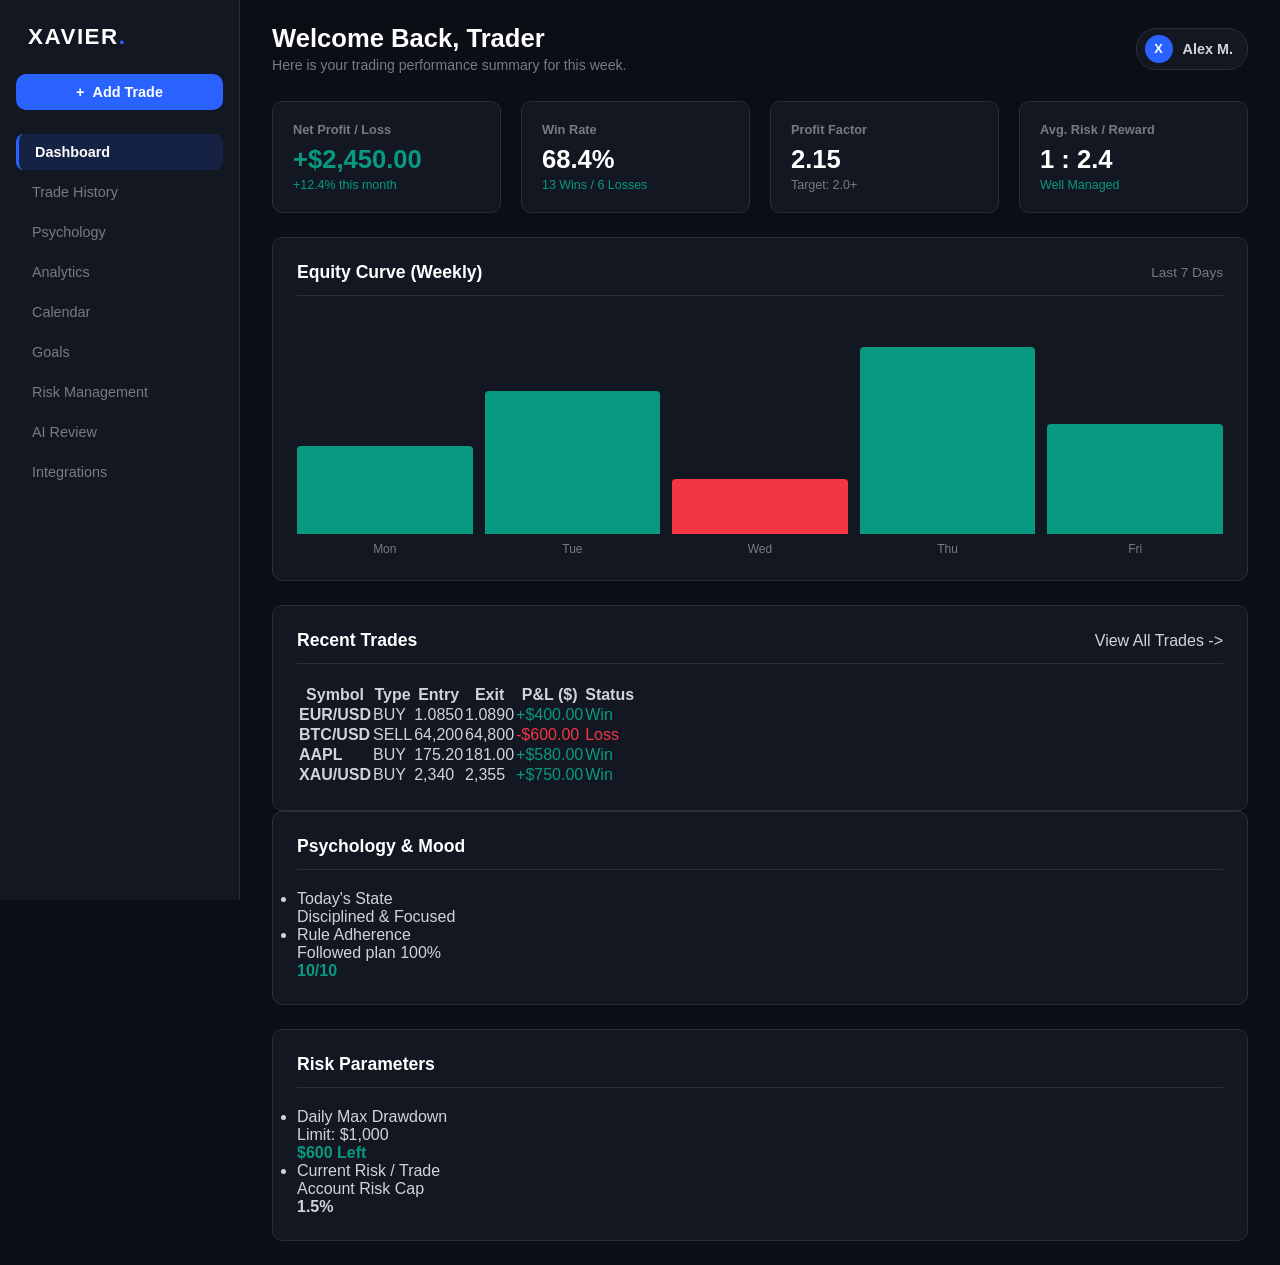
<file: Dashboard.html>
<!DOCTYPE html>
<html lang="en">

<head>
  <meta charset="UTF-8">
  <meta name="viewport" content="width=device-width, initial-scale=1.0">
  <title>XAVIER — Trading Journal</title>
  <link rel="stylesheet" href="Styling.css">
</head>

<body>

  <!-- SIDEBAR NAVIGATION -->
  <aside class="sidebar">
    <div class="brand">
      <span class="brand-text">XAVIER<span class="brand-accent">.</span></span>
    </div>

    <a href="#" class="btn-add-trade-nav">+ <span>Add Trade</span></a>

    <ul class="nav-links">
      <li class="active">
        <a href="dashboard.html"><span class="nav-text">Dashboard</span></a>
      </li>
      <li>
        <a href="Tradehistory.html"><span class="nav-text">Trade History</span></a>
      </li>
      <li>
        <a href="psychology.html"><span class="nav-text">Psychology</span></a>
      </li>
      <li>
        <a href="analytics.html"><span class="nav-text">Analytics</span></a>
      </li>
      <li>
        <a href="Calendar.html"><span class="nav-text">Calendar</span></a>
      </li>
      <li>
        <a href="addtrade.html"><span class="nav-text">Goals</span></a>
      </li>
      <li>
        <a href="Riskmanagement.html"><span class="nav-text">Risk Management</span></a>
      </li>
      <li>
        <a href="AItradereview.html"><span class="nav-text">AI Review</span></a>
      </li>
      <li>
        <a href="Integrations.html"><span class="nav-text">Integrations</span></a>
      <li>
    </ul>
  </aside>

  <!-- MAIN CONTENT -->
  <main class="main-content">

    <!-- TOP HEADER -->
    <header class="top-header">
      <div class="welcome-text">
        <h1>Welcome Back, Trader</h1>
        <p>Here is your trading performance summary for this week.</p>
      </div>

      <div class="header-right">
        <div class="profile-pill">
          <div class="avatar">X</div>
          <span style="font-size: 0.9rem; font-weight: 600;">Alex M.</span>
        </div>
      </div>
    </header>

    <!-- KEY PERFORMANCE STATS (MVP) -->
    <section class="stats-grid">
      <div class="stat-card">
        <div class="stat-label">Net Profit / Loss</div>
        <div class="stat-value positive">+$2,450.00</div>
        <div class="stat-sub positive">+12.4% this month</div>
      </div>

      <div class="stat-card">
        <div class="stat-label">Win Rate</div>
        <div class="stat-value">68.4%</div>
        <div class="stat-sub positive">13 Wins / 6 Losses</div>
      </div>

      <div class="stat-card">
        <div class="stat-label">Profit Factor</div>
        <div class="stat-value">2.15</div>
        <div class="stat-sub neutral">Target: 2.0+</div>
      </div>

      <div class="stat-card">
        <div class="stat-label">Avg. Risk / Reward</div>
        <div class="stat-value">1 : 2.4</div>
        <div class="stat-sub positive">Well Managed</div>
      </div>
    </section>

    <!-- DASHBOARD MAIN GRID -->
    <div class="dashboard-grid">

      <!-- LEFT COLUMN -->
      <div style="display: flex; flex-direction: column; gap: 24px;">

        <!-- PERFORMANCE CHART MOCKUP -->
        <div class="card">
          <div class="card-header">
            <span class="card-title">Equity Curve (Weekly)</span>
            <span style="font-size: 0.85rem; color: var(--text-muted);">Last 7 Days</span>
          </div>

          <div class="chart-placeholder">
            <div class="chart-bar-group">
              <div class="bar win" style="height: 40%;"></div>
              <span class="bar-label">Mon</span>
            </div>
            <div class="chart-bar-group">
              <div class="bar win" style="height: 65%;"></div>
              <span class="bar-label">Tue</span>
            </div>
            <div class="chart-bar-group">
              <div class="bar loss" style="height: 25%;"></div>
              <span class="bar-label">Wed</span>
            </div>
            <div class="chart-bar-group">
              <div class="bar win" style="height: 85%;"></div>
              <span class="bar-label">Thu</span>
            </div>
            <div class="chart-bar-group">
              <div class="bar win" style="height: 50%;"></div>
              <span class="bar-label">Fri</span>
            </div>
          </div>
        </div>

        <!-- RECENT TRADES TABLE -->
        <div class="card">
          <div class="card-header">
            <span class="card-title">Recent Trades</span>
            <a href="#" class="view-all-link">View All Trades -></a>
          </div>

          <div class="trade-table-container">
            <table class="trade-table">
              <thead>
                <tr>
                  <th>Symbol</th>
                  <th>Type</th>
                  <th>Entry</th>
                  <th>Exit</th>
                  <th>P&L ($)</th>
                  <th>Status</th>
                </tr>
              </thead>
              <tbody>
                <tr>
                  <td><strong>EUR/USD</strong></td>
                  <td><span class="badge badge-long">BUY</span></td>
                  <td>1.0850</td>
                  <td>1.0890</td>
                  <td class="positive">+$400.00</td>
                  <td><span class="positive">Win</span></td>
                </tr>
                <tr>
                  <td><strong>BTC/USD</strong></td>
                  <td><span class="badge badge-short">SELL</span></td>
                  <td>64,200</td>
                  <td>64,800</td>
                  <td class="negative">-$600.00</td>
                  <td><span class="negative">Loss</span></td>
                </tr>
                <tr>
                  <td><strong>AAPL</strong></td>
                  <td><span class="badge badge-long">BUY</span></td>
                  <td>175.20</td>
                  <td>181.00</td>
                  <td class="positive">+$580.00</td>
                  <td><span class="positive">Win</span></td>
                </tr>
                <tr>
                  <td><strong>XAU/USD</strong></td>
                  <td><span class="badge badge-long">BUY</span></td>
                  <td>2,340</td>
                  <td>2,355</td>
                  <td class="positive">+$750.00</td>
                  <td><span class="positive">Win</span></td>
                </tr>
              </tbody>
            </table>
          </div>
        </div>

      </div>

      <!-- RIGHT COLUMN / SIDEBAR WIDGETS -->
      <div style="display: flex; flex-direction: column; gap: 24px;">

        <!-- PSYCHOLOGY & MENTAL CHECK-IN -->
        <div class="card">
          <div class="card-header">
            <span class="card-title">Psychology & Mood</span>
          </div>
          <ul class="widget-list">
            <li class="widget-item">
              <div>
                <div class="widget-item-title">Today's State</div>
                <div class="widget-item-sub">Disciplined & Focused</div>
              </div>
            </li>
            <li class="widget-item">
              <div>
                <div class="widget-item-title">Rule Adherence</div>
                <div class="widget-item-sub">Followed plan 100%</div>
              </div>
              <span class="positive" style="font-weight: bold;">10/10</span>
            </li>
          </ul>
        </div>

        <!-- RISK MANAGEMENT WATCH -->
        <div class="card">
          <div class="card-header">
            <span class="card-title">Risk Parameters</span>
          </div>
          <ul class="widget-list">
            <li class="widget-item">
              <div>
                <div class="widget-item-title">Daily Max Drawdown</div>
                <div class="widget-item-sub">Limit: $1,000</div>
              </div>
              <span class="positive" style="font-weight: 600;">$600 Left</span>
            </li>
            <li class="widget-item">
              <div>
                <div class="widget-item-title">Current Risk / Trade</div>
                <div class="widget-item-sub">Account Risk Cap</div>
              </div>
              <span style="font-weight: 600;">1.5%</span>
            </li>
          </ul>
        </div>

      </div>

    </div>

  </main>

</body>

</html>
</file>
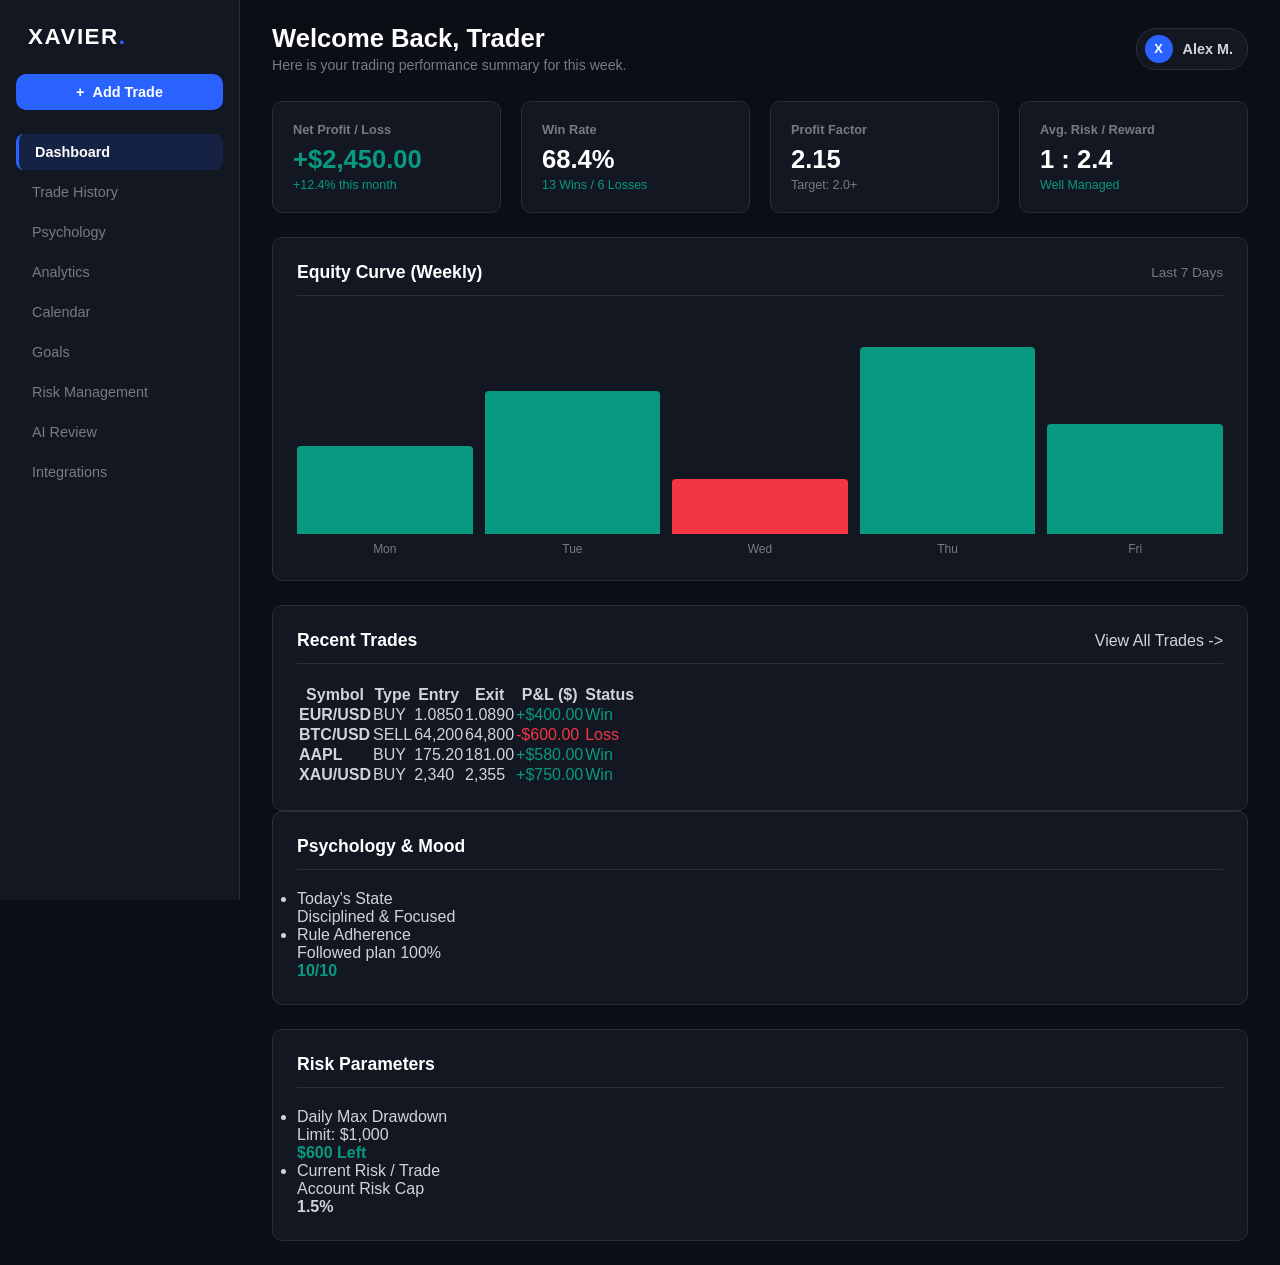
<file: Index..html>
<!DOCTYPE html>
<html lang="en">

<head>
  <meta charset="UTF-8">
  <meta name="viewport" content="width=device-width, initial-scale=1.0">
  <title>XAVIER — Trading Journal</title>
  <link rel="stylesheet" href="Styling.css">
</head>

<body>

  <!-- SIDEBAR NAVIGATION -->
  <aside class="sidebar">
    <div class="brand">
      <span class="brand-text">XAVIER<span class="brand-accent">.</span></span>
    </div>

    <a href="#" class="btn-add-trade-nav">+ <span>Add Trade</span></a>

    <ul class="nav-links">
      <li class="active">
        <a href="Index..html"><span class="nav-text">Dashboard</span></a>
      </li>
      <li>
        <a href="Tradehistory.html"><span class="nav-text">Trade History</span></a>
      </li>
      <li>
        <a href="psychology.html"><span class="nav-text">Psychology</span></a>
      </li>
      <li>
        <a href="analytics.html"><span class="nav-text">Analytics</span></a>
      </li>
      <li>
        <a href="Calendar.html"><span class="nav-text">Calendar</span></a>
      </li>
      <li>
        <a href="addtrade.html"><span class="nav-text">Goals</span></a>
      </li>
      <li>
        <a href="Riskmanagement.html"><span class="nav-text">Risk Management</span></a>
      </li>
      <li>
        <a href="AItradereview.html"><span class="nav-text">AI Review</span></a>
      </li>
      <li>
        <a href="Integrations.html"><span class="nav-text">Integrations</span></a>
      <li>
    </ul>
  </aside>

  <!-- MAIN CONTENT -->
  <main class="main-content">

    <!-- TOP HEADER -->
    <header class="top-header">
      <div class="welcome-text">
        <h1>Welcome Back, Trader</h1>
        <p>Here is your trading performance summary for this week.</p>
      </div>

      <div class="header-right">
        <div class="profile-pill">
          <div class="avatar">X</div>
          <span style="font-size: 0.9rem; font-weight: 600;">Alex M.</span>
        </div>
      </div>
    </header>

    <!-- KEY PERFORMANCE STATS (MVP) -->
    <section class="stats-grid">
      <div class="stat-card">
        <div class="stat-label">Net Profit / Loss</div>
        <div class="stat-value positive">+$2,450.00</div>
        <div class="stat-sub positive">+12.4% this month</div>
      </div>

      <div class="stat-card">
        <div class="stat-label">Win Rate</div>
        <div class="stat-value">68.4%</div>
        <div class="stat-sub positive">13 Wins / 6 Losses</div>
      </div>

      <div class="stat-card">
        <div class="stat-label">Profit Factor</div>
        <div class="stat-value">2.15</div>
        <div class="stat-sub neutral">Target: 2.0+</div>
      </div>

      <div class="stat-card">
        <div class="stat-label">Avg. Risk / Reward</div>
        <div class="stat-value">1 : 2.4</div>
        <div class="stat-sub positive">Well Managed</div>
      </div>
    </section>

    <!-- DASHBOARD MAIN GRID -->
    <div class="dashboard-grid">

      <!-- LEFT COLUMN -->
      <div style="display: flex; flex-direction: column; gap: 24px;">

        <!-- PERFORMANCE CHART MOCKUP -->
        <div class="card">
          <div class="card-header">
            <span class="card-title">Equity Curve (Weekly)</span>
            <span style="font-size: 0.85rem; color: var(--text-muted);">Last 7 Days</span>
          </div>

          <div class="chart-placeholder">
            <div class="chart-bar-group">
              <div class="bar win" style="height: 40%;"></div>
              <span class="bar-label">Mon</span>
            </div>
            <div class="chart-bar-group">
              <div class="bar win" style="height: 65%;"></div>
              <span class="bar-label">Tue</span>
            </div>
            <div class="chart-bar-group">
              <div class="bar loss" style="height: 25%;"></div>
              <span class="bar-label">Wed</span>
            </div>
            <div class="chart-bar-group">
              <div class="bar win" style="height: 85%;"></div>
              <span class="bar-label">Thu</span>
            </div>
            <div class="chart-bar-group">
              <div class="bar win" style="height: 50%;"></div>
              <span class="bar-label">Fri</span>
            </div>
          </div>
        </div>

        <!-- RECENT TRADES TABLE -->
        <div class="card">
          <div class="card-header">
            <span class="card-title">Recent Trades</span>
            <a href="#" class="view-all-link">View All Trades -></a>
          </div>

          <div class="trade-table-container">
            <table class="trade-table">
              <thead>
                <tr>
                  <th>Symbol</th>
                  <th>Type</th>
                  <th>Entry</th>
                  <th>Exit</th>
                  <th>P&L ($)</th>
                  <th>Status</th>
                </tr>
              </thead>
              <tbody>
                <tr>
                  <td><strong>EUR/USD</strong></td>
                  <td><span class="badge badge-long">BUY</span></td>
                  <td>1.0850</td>
                  <td>1.0890</td>
                  <td class="positive">+$400.00</td>
                  <td><span class="positive">Win</span></td>
                </tr>
                <tr>
                  <td><strong>BTC/USD</strong></td>
                  <td><span class="badge badge-short">SELL</span></td>
                  <td>64,200</td>
                  <td>64,800</td>
                  <td class="negative">-$600.00</td>
                  <td><span class="negative">Loss</span></td>
                </tr>
                <tr>
                  <td><strong>AAPL</strong></td>
                  <td><span class="badge badge-long">BUY</span></td>
                  <td>175.20</td>
                  <td>181.00</td>
                  <td class="positive">+$580.00</td>
                  <td><span class="positive">Win</span></td>
                </tr>
                <tr>
                  <td><strong>XAU/USD</strong></td>
                  <td><span class="badge badge-long">BUY</span></td>
                  <td>2,340</td>
                  <td>2,355</td>
                  <td class="positive">+$750.00</td>
                  <td><span class="positive">Win</span></td>
                </tr>
              </tbody>
            </table>
          </div>
        </div>

      </div>

      <!-- RIGHT COLUMN / SIDEBAR WIDGETS -->
      <div style="display: flex; flex-direction: column; gap: 24px;">

        <!-- PSYCHOLOGY & MENTAL CHECK-IN -->
        <div class="card">
          <div class="card-header">
            <span class="card-title">Psychology & Mood</span>
          </div>
          <ul class="widget-list">
            <li class="widget-item">
              <div>
                <div class="widget-item-title">Today's State</div>
                <div class="widget-item-sub">Disciplined & Focused</div>
              </div>
            </li>
            <li class="widget-item">
              <div>
                <div class="widget-item-title">Rule Adherence</div>
                <div class="widget-item-sub">Followed plan 100%</div>
              </div>
              <span class="positive" style="font-weight: bold;">10/10</span>
            </li>
          </ul>
        </div>

        <!-- RISK MANAGEMENT WATCH -->
        <div class="card">
          <div class="card-header">
            <span class="card-title">Risk Parameters</span>
          </div>
          <ul class="widget-list">
            <li class="widget-item">
              <div>
                <div class="widget-item-title">Daily Max Drawdown</div>
                <div class="widget-item-sub">Limit: $1,000</div>
              </div>
              <span class="positive" style="font-weight: 600;">$600 Left</span>
            </li>
            <li class="widget-item">
              <div>
                <div class="widget-item-title">Current Risk / Trade</div>
                <div class="widget-item-sub">Account Risk Cap</div>
              </div>
              <span style="font-weight: 600;">1.5%</span>
            </li>
          </ul>
        </div>

      </div>

    </div>

  </main>

</body>

</html>
</file>
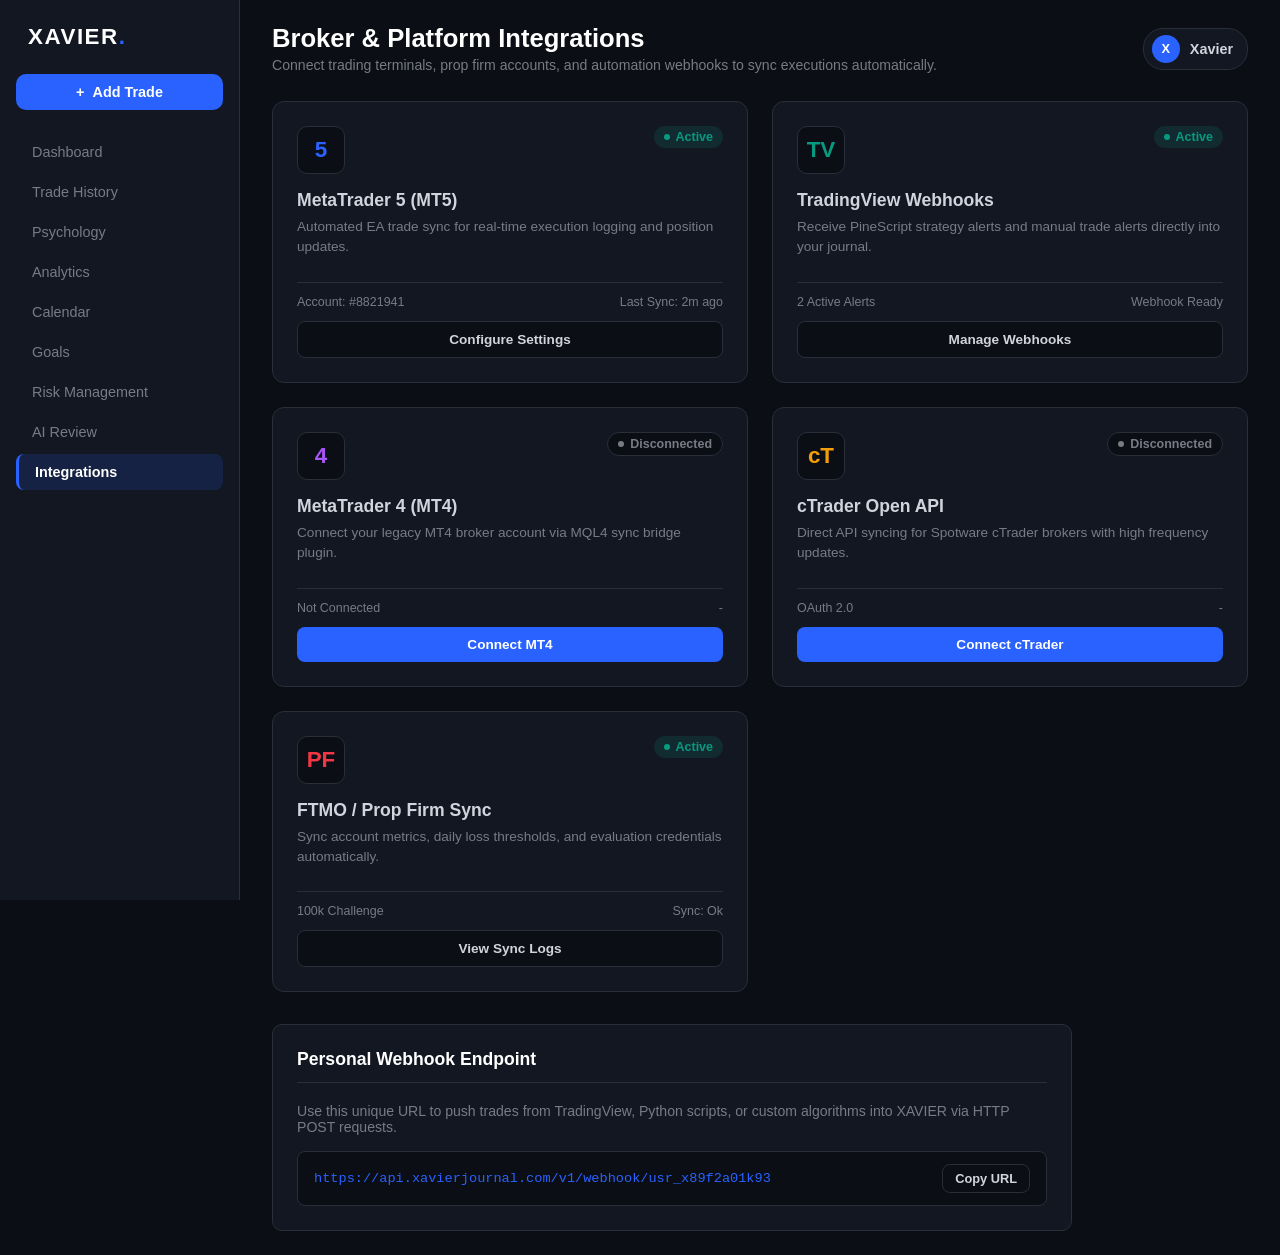
<file: Integrations.html>
<!DOCTYPE html>
<html lang="en">
<head>
  <meta charset="UTF-8">
  <meta name="viewport" content="width=device-width, initial-scale=1.0">
  <title>XAVIER — Platform Integrations</title>
  <link rel="stylesheet" href="Styling.css">
</head>
<body>

  <!-- SIDEBAR NAVIGATION -->
  <aside class="sidebar">
    <div class="brand">
      <span class="brand-text">XAVIER<span class="brand-accent">.</span></span>
    </div>

    <a href="addtrade.html" class="btn-add-trade-nav">+ <span>Add Trade</span></a>

    <ul class="nav-links">
      <li>
        <a href="Index.html"><span class="nav-text">Dashboard</span></a>
      </li>
      <li>
        <a href="Tradehistory.html"><span class="nav-text">Trade History</span></a>
      </li>
      <li>
        <a href="psychology.html"><span class="nav-text">Psychology</span></a>
      </li>
      <li>
        <a href="analytics.html"><span class="nav-text">Analytics</span></a>
      </li>
      <li>
        <a href="Calendar.html"><span class="nav-text">Calendar</span></a>
      </li>
      <li>
        <a href="addtrade.html"><span class="nav-text">Goals</span></a>
      </li>
      <li>
        <a href="Riskmanagement.html"><span class="nav-text">Risk Management</span></a>
      </li>
      <li>
        <a href="AItradereview.html"><span class="nav-text">AI Review</span></a>
      </li>
      <li class="active">
        <a href="Integrations.html"><span class="nav-text">Integrations</span></a>
      </li>
    </ul>
  </aside>

  <!-- MAIN CONTENT -->
  <main class="main-content">

    <!-- TOP HEADER -->
    <header class="top-header">
      <div class="welcome-text">
        <h1>Broker & Platform Integrations</h1>
        <p>Connect trading terminals, prop firm accounts, and automation webhooks to sync executions automatically.</p>
      </div>

      <div class="header-right">
        <div class="profile-pill">
          <div class="avatar">X</div>
          <span style="font-size: 0.9rem; font-weight: 600;">Xavier</span>
        </div>
      </div>
    </header>

    <!-- INTEGRATION CARDS GRID -->
    <section class="integrations-grid">

      <!-- METATRADER 5 -->
      <div class="integration-card">
        <div>
          <div class="integration-header">
            <div class="integration-icon-wrap" style="color: var(--accent-blue);">5</div>
            <div class="integration-status status-connected">
              <span class="status-dot"></span> Active
            </div>
          </div>

          <div class="integration-body" style="margin-top: 16px;">
            <h3>MetaTrader 5 (MT5)</h3>
            <p>Automated EA trade sync for real-time execution logging and position updates.</p>
          </div>
        </div>

        <div>
          <div class="integration-meta">
            <span>Account: #8821941</span>
            <span>Last Sync: 2m ago</span>
          </div>
          <button class="btn btn-secondary" style="width: 100%; margin-top: 12px; font-size: 0.85rem;">Configure Settings</button>
        </div>
      </div>

      <!-- TRADINGVIEW -->
      <div class="integration-card">
        <div>
          <div class="integration-header">
            <div class="integration-icon-wrap" style="color: var(--accent-green);">TV</div>
            <div class="integration-status status-connected">
              <span class="status-dot"></span> Active
            </div>
          </div>

          <div class="integration-body" style="margin-top: 16px;">
            <h3>TradingView Webhooks</h3>
            <p>Receive PineScript strategy alerts and manual trade alerts directly into your journal.</p>
          </div>
        </div>

        <div>
          <div class="integration-meta">
            <span>2 Active Alerts</span>
            <span>Webhook Ready</span>
          </div>
          <button class="btn btn-secondary" style="width: 100%; margin-top: 12px; font-size: 0.85rem;">Manage Webhooks</button>
        </div>
      </div>

      <!-- METATRADER 4 -->
      <div class="integration-card">
        <div>
          <div class="integration-header">
            <div class="integration-icon-wrap" style="color: var(--accent-purple);">4</div>
            <div class="integration-status status-disconnected">
              <span class="status-dot"></span> Disconnected
            </div>
          </div>

          <div class="integration-body" style="margin-top: 16px;">
            <h3>MetaTrader 4 (MT4)</h3>
            <p>Connect your legacy MT4 broker account via MQL4 sync bridge plugin.</p>
          </div>
        </div>

        <div>
          <div class="integration-meta">
            <span>Not Connected</span>
            <span>-</span>
          </div>
          <button class="btn btn-primary" style="width: 100%; margin-top: 12px; font-size: 0.85rem;">Connect MT4</button>
        </div>
      </div>

      <!-- CTRADER -->
      <div class="integration-card">
        <div>
          <div class="integration-header">
            <div class="integration-icon-wrap" style="color: #f59e0b;">cT</div>
            <div class="integration-status status-disconnected">
              <span class="status-dot"></span> Disconnected
            </div>
          </div>

          <div class="integration-body" style="margin-top: 16px;">
            <h3>cTrader Open API</h3>
            <p>Direct API syncing for Spotware cTrader brokers with high frequency updates.</p>
          </div>
        </div>

        <div>
          <div class="integration-meta">
            <span>OAuth 2.0</span>
            <span>-</span>
          </div>
          <button class="btn btn-primary" style="width: 100%; margin-top: 12px; font-size: 0.85rem;">Connect cTrader</button>
        </div>
      </div>

      <!-- PROP FIRM CONNECT -->
      <div class="integration-card">
        <div>
          <div class="integration-header">
            <div class="integration-icon-wrap" style="color: var(--accent-red);">PF</div>
            <div class="integration-status status-connected">
              <span class="status-dot"></span> Active
            </div>
          </div>

          <div class="integration-body" style="margin-top: 16px;">
            <h3>FTMO / Prop Firm Sync</h3>
            <p>Sync account metrics, daily loss thresholds, and evaluation credentials automatically.</p>
          </div>
        </div>

        <div>
          <div class="integration-meta">
            <span>100k Challenge</span>
            <span>Sync: Ok</span>
          </div>
          <button class="btn btn-secondary" style="width: 100%; margin-top: 12px; font-size: 0.85rem;">View Sync Logs</button>
        </div>
      </div>

    </section>

    <!-- WEBHOOK SETTINGS CARD -->
    <div class="card" style="max-width: 800px;">
      <div class="card-header">
        <span class="card-title">Personal Webhook Endpoint</span>
      </div>

      <p style="font-size: 0.88rem; color: var(--text-muted); margin-bottom: 16px;">
        Use this unique URL to push trades from TradingView, Python scripts, or custom algorithms into XAVIER via HTTP POST requests.
      </p>

      <div class="webhook-key-box">
        <span>https://api.xavierjournal.com/v1/webhook/usr_x89f2a01k93</span>
        <button class="btn btn-secondary" style="padding: 6px 12px; font-size: 0.8rem;">Copy URL</button>
      </div>
    </div>

  </main>

</body>
</html>
</file>
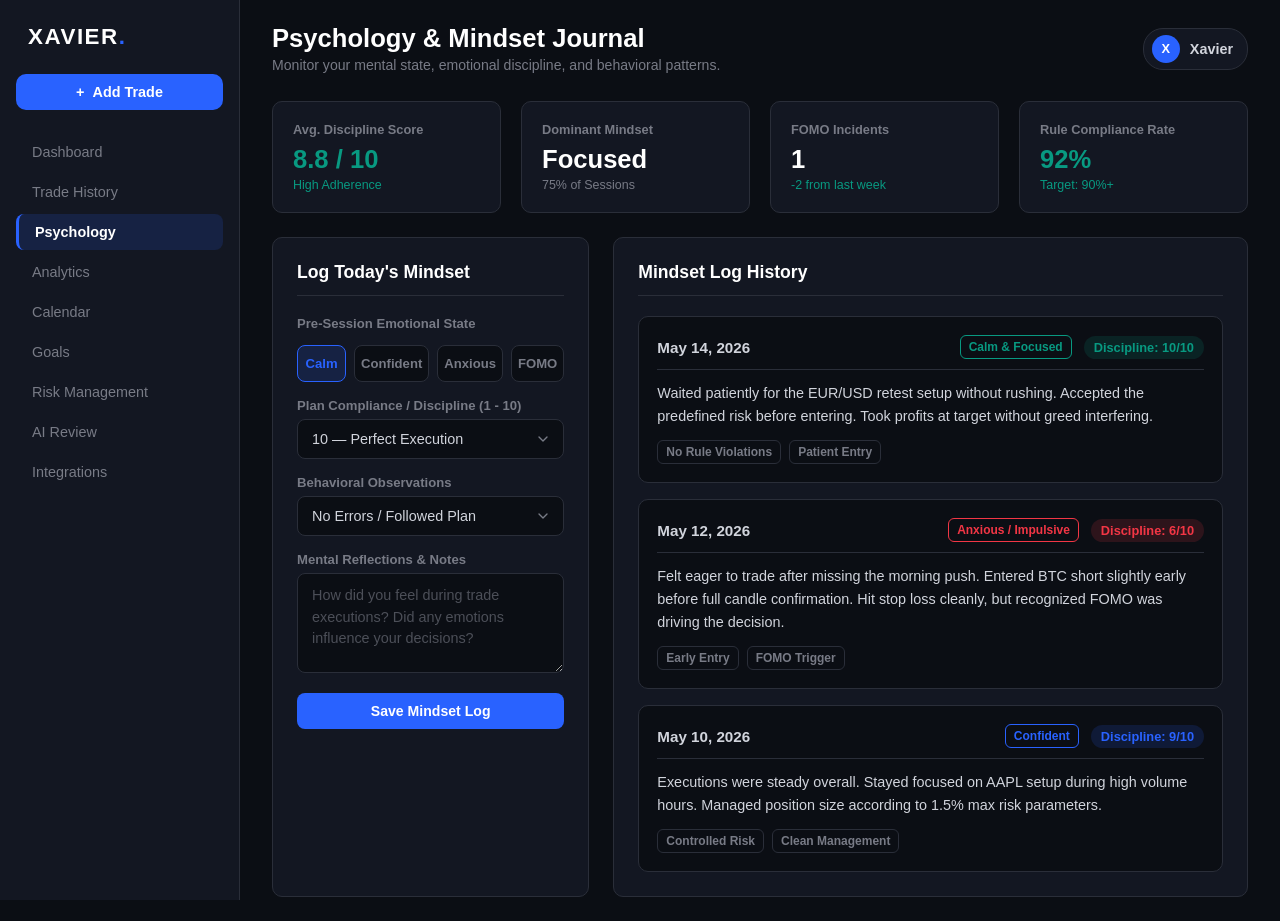
<file: Psychology.html>
<!DOCTYPE html>
<html lang="en">
<head>
  <meta charset="UTF-8">
  <meta name="viewport" content="width=device-width, initial-scale=1.0">
  <title>XAVIER — Psychology Journal</title>
  <link rel="stylesheet" href="Styling.css">
</head>
<body>

  <!-- SIDEBAR NAVIGATION -->
  <aside class="sidebar">
    <div class="brand">
      <span class="brand-text">XAVIER<span class="brand-accent">.</span></span>
    </div>

    <a href="addtrade.html" class="btn-add-trade-nav">+ <span>Add Trade</span></a>

   <ul class="nav-links">
      <li>
        <a href="Index.html"><span class="nav-text">Dashboard</span></a>
      </li>
      <li>
        <a href="Tradehistory.html"><span class="nav-text">Trade History</span></a>
      </li>
      <li class="active">
        <a href="psychology.html"><span class="nav-text">Psychology</span></a>
      </li>
      <li>
        <a href="analytics.html"><span class="nav-text">Analytics</span></a>
      </li>
      <li>
        <a href="Calendar.html"><span class="nav-text">Calendar</span></a>
      </li>
      <li>
        <a href="addtrade.html"><span class="nav-text">Goals</span></a>
      </li>
      <li>
        <a href="Riskmanagement.html"><span class="nav-text">Risk Management</span></a>
      </li>
      <li>
        <a href="AItradereview.html"><span class="nav-text">AI Review</span></a>
      </li>
      <li>
        <a href="Integrations.html"><span class="nav-text">Integrations</span></a>
      </li>
    </ul>
  </aside>

  <!-- MAIN CONTENT -->
  <main class="main-content">

    <!-- TOP HEADER -->
    <header class="top-header">
      <div class="welcome-text">
        <h1>Psychology & Mindset Journal</h1>
        <p>Monitor your mental state, emotional discipline, and behavioral patterns.</p>
      </div>

      <div class="header-right">
        <div class="profile-pill">
          <div class="avatar">X</div>
          <span style="font-size: 0.9rem; font-weight: 600;">Xavier</span>
        </div>
      </div>
    </header>

    <!-- MINDSET METRICS BANNER -->
    <section class="psych-summary-grid">
      <div class="stat-card">
        <div class="stat-label">Avg. Discipline Score</div>
        <div class="stat-value positive">8.8 / 10</div>
        <div class="stat-sub positive">High Adherence</div>
      </div>

      <div class="stat-card">
        <div class="stat-label">Dominant Mindset</div>
        <div class="stat-value">Focused</div>
        <div class="stat-sub neutral">75% of Sessions</div>
      </div>

      <div class="stat-card">
        <div class="stat-label">FOMO Incidents</div>
        <div class="stat-value">1</div>
        <div class="stat-sub positive">-2 from last week</div>
      </div>

      <div class="stat-card">
        <div class="stat-label">Rule Compliance Rate</div>
        <div class="stat-value positive">92%</div>
        <div class="stat-sub positive">Target: 90%+</div>
      </div>
    </section>

    <!-- MAIN JOURNAL LAYOUT -->
    <div class="psych-card-grid">

      <!-- LEFT COLUMN: NEW ENTRY FORM -->
      <div class="card">
        <div class="card-header">
          <span class="card-title">Log Today's Mindset</span>
        </div>

        <form action="#" method="POST">
          <div class="form-group" style="margin-bottom: 16px;">
            <label>Pre-Session Emotional State</label>
            <div class="mood-selector">
              <div class="mood-option">
                <input type="radio" id="m1" name="mood" value="calm" checked>
                <label for="m1" class="mood-badge">Calm</label>
              </div>
              <div class="mood-option">
                <input type="radio" id="m2" name="mood" value="confident">
                <label for="m2" class="mood-badge">Confident</label>
              </div>
              <div class="mood-option">
                <input type="radio" id="m3" name="mood" value="anxious">
                <label for="m3" class="mood-badge">Anxious</label>
              </div>
              <div class="mood-option">
                <input type="radio" id="m4" name="mood" value="fomo">
                <label for="m4" class="mood-badge">FOMO</label>
              </div>
            </div>
          </div>

          <div class="form-group" style="margin-bottom: 16px;">
            <label for="discipline-rating">Plan Compliance / Discipline (1 - 10)</label>
            <select id="discipline-rating" class="form-control">
              <option value="10">10 — Perfect Execution</option>
              <option value="9">9 — Minor Deviation</option>
              <option value="8">8 — Good Control</option>
              <option value="7">7 — Fair Execution</option>
              <option value="5">5 — Multiple Rule Breaks</option>
              <option value="3">3 — Impulsive / Revenge Trade</option>
            </select>
          </div>

          <div class="form-group" style="margin-bottom: 16px;">
            <label for="mistake-tag">Behavioral Observations</label>
            <select id="mistake-tag" class="form-control">
              <option value="none">No Errors / Followed Plan</option>
              <option value="early-exit">Closed Trade Early</option>
              <option value="moved-sl">Moved Stop Loss Away</option>
              <option value="chased">Chased Market / Late Entry</option>
              <option value="oversized">Overleveraged / Too Large</option>
            </select>
          </div>

          <div class="form-group" style="margin-bottom: 20px;">
            <label for="journal-notes">Mental Reflections & Notes</label>
            <textarea id="journal-notes" class="form-control" placeholder="How did you feel during trade executions? Did any emotions influence your decisions?"></textarea>
          </div>

          <button type="submit" class="btn btn-primary" style="width: 100%;">Save Mindset Log</button>
        </form>
      </div>

      <!-- RIGHT COLUMN: PAST LOGS FEED -->
      <div class="card">
        <div class="card-header">
          <span class="card-title">Mindset Log History</span>
        </div>

        <div class="psych-feed">

          <div class="entry-card">
            <div class="entry-card-header">
              <span class="entry-date">May 14, 2026</span>
              <div class="entry-meta">
                <span class="tag-pill" style="color: var(--accent-green); border-color: var(--accent-green);">Calm & Focused</span>
                <span class="score-pill score-high">Discipline: 10/10</span>
              </div>
            </div>
            <div class="entry-text-block">
              Waited patiently for the EUR/USD retest setup without rushing. Accepted the predefined risk before entering. Took profits at target without greed interfering.
            </div>
            <div class="entry-tags">
              <span class="tag-pill">No Rule Violations</span>
              <span class="tag-pill">Patient Entry</span>
            </div>
          </div>

          <div class="entry-card">
            <div class="entry-card-header">
              <span class="entry-date">May 12, 2026</span>
              <div class="entry-meta">
                <span class="tag-pill" style="color: var(--accent-red); border-color: var(--accent-red);">Anxious / Impulsive</span>
                <span class="score-pill score-low">Discipline: 6/10</span>
              </div>
            </div>
            <div class="entry-text-block">
              Felt eager to trade after missing the morning push. Entered BTC short slightly early before full candle confirmation. Hit stop loss cleanly, but recognized FOMO was driving the decision.
            </div>
            <div class="entry-tags">
              <span class="tag-pill">Early Entry</span>
              <span class="tag-pill">FOMO Trigger</span>
            </div>
          </div>

          <div class="entry-card">
            <div class="entry-card-header">
              <span class="entry-date">May 10, 2026</span>
              <div class="entry-meta">
                <span class="tag-pill" style="color: var(--accent-blue); border-color: var(--accent-blue);">Confident</span>
                <span class="score-pill score-mid">Discipline: 9/10</span>
              </div>
            </div>
            <div class="entry-text-block">
              Executions were steady overall. Stayed focused on AAPL setup during high volume hours. Managed position size according to 1.5% max risk parameters.
            </div>
            <div class="entry-tags">
              <span class="tag-pill">Controlled Risk</span>
              <span class="tag-pill">Clean Management</span>
            </div>
          </div>

        </div>
      </div>

    </div>

  </main>

</body>
</html>
</file>
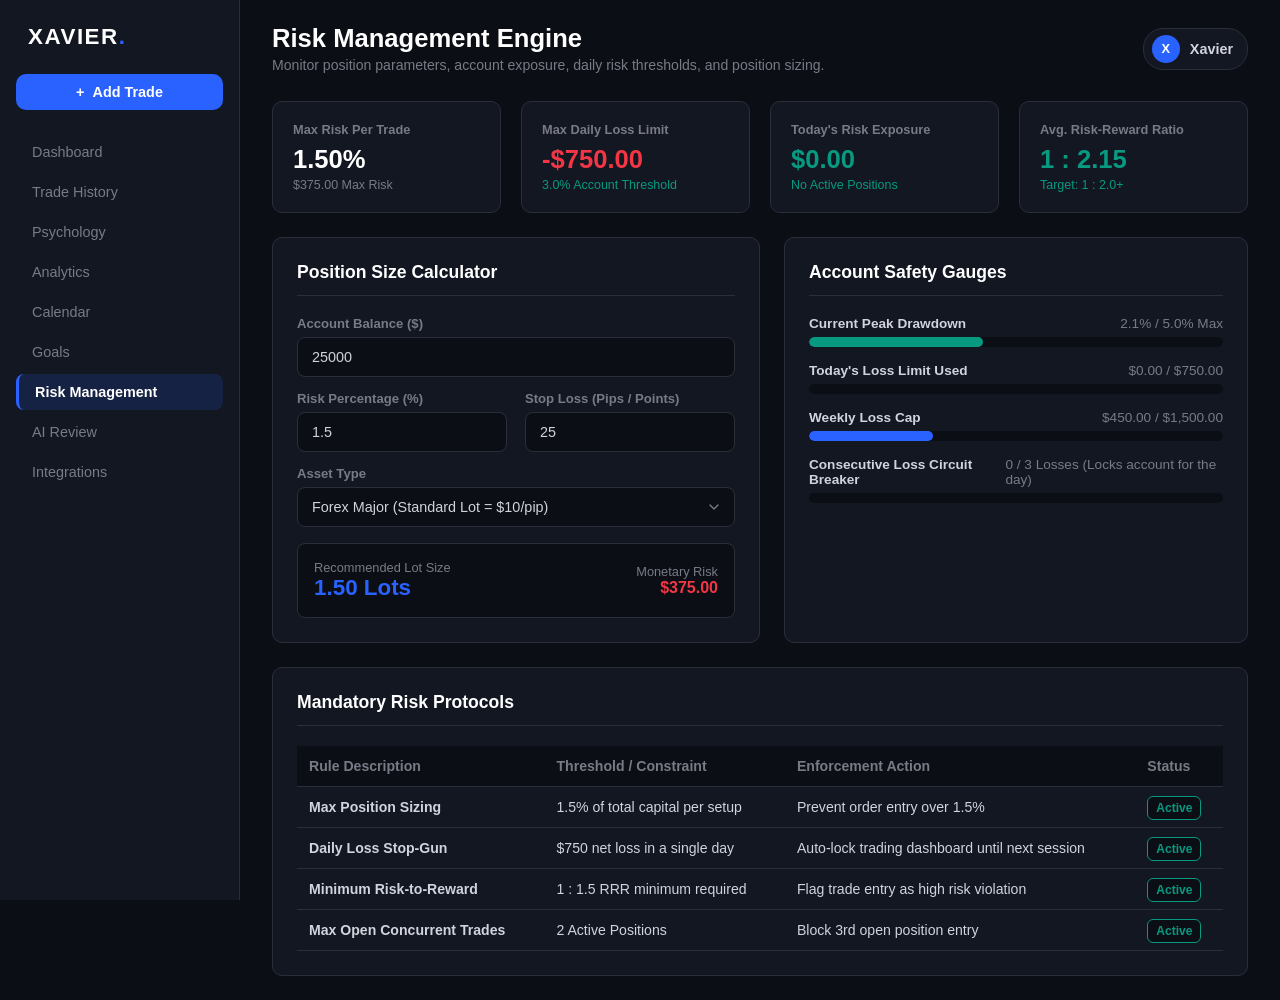
<file: Riskmanagement.html>
<!DOCTYPE html>
<html lang="en">
<head>
  <meta charset="UTF-8">
  <meta name="viewport" content="width=device-width, initial-scale=1.0">
  <title>XAVIER — Risk Management</title>
  <link rel="stylesheet" href="Styling.css">
</head>
<body>

  <!-- SIDEBAR NAVIGATION -->
  <aside class="sidebar">
    <div class="brand">
      <span class="brand-text">XAVIER<span class="brand-accent">.</span></span>
    </div>

    <a href="addtrade.html" class="btn-add-trade-nav">+ <span>Add Trade</span></a>

    <ul class="nav-links">
      <li>
        <a href="Index.html"><span class="nav-text">Dashboard</span></a>
      </li>
      <li>
        <a href="Tradehistory.html"><span class="nav-text">Trade History</span></a>
      </li>
      <li>
        <a href="psychology.html"><span class="nav-text">Psychology</span></a>
      </li>
      <li>
        <a href="analytics.html"><span class="nav-text">Analytics</span></a>
      </li>
      <li>
        <a href="Calendar.html"><span class="nav-text">Calendar</span></a>
      </li>
      <li>
        <a href="addtrade.html"><span class="nav-text">Goals</span></a>
      </li>
      <li class="active">
        <a href="Riskmanagement.html"><span class="nav-text">Risk Management</span></a>
      </li>
      <li>
        <a href="AItradereview.html"><span class="nav-text">AI Review</span></a>
      </li>
      <li>
        <a href="Integrations.html"><span class="nav-text">Integrations</span></a>
      </li>
    </ul>
  </aside>

  <!-- MAIN CONTENT -->
  <main class="main-content">

    <!-- TOP HEADER -->
    <header class="top-header">
      <div class="welcome-text">
        <h1>Risk Management Engine</h1>
        <p>Monitor position parameters, account exposure, daily risk thresholds, and position sizing.</p>
      </div>

      <div class="header-right">
        <div class="profile-pill">
          <div class="avatar">X</div>
          <span style="font-size: 0.9rem; font-weight: 600;">Xavier</span>
        </div>
      </div>
    </header>

    <!-- RISK STATS SUMMARY -->
    <section class="risk-summary-grid">
      <div class="stat-card">
        <div class="stat-label">Max Risk Per Trade</div>
        <div class="stat-value">1.50%</div>
        <div class="stat-sub neutral">$375.00 Max Risk</div>
      </div>

      <div class="stat-card">
        <div class="stat-label">Max Daily Loss Limit</div>
        <div class="stat-value negative">-$750.00</div>
        <div class="stat-sub positive">3.0% Account Threshold</div>
      </div>

      <div class="stat-card">
        <div class="stat-label">Today's Risk Exposure</div>
        <div class="stat-value positive">$0.00</div>
        <div class="stat-sub positive">No Active Positions</div>
      </div>

      <div class="stat-card">
        <div class="stat-label">Avg. Risk-Reward Ratio</div>
        <div class="stat-value positive">1 : 2.15</div>
        <div class="stat-sub positive">Target: 1 : 2.0+</div>
      </div>
    </section>

    <!-- TWO COLUMN RISK LAYOUT -->
    <div class="risk-layout-grid">

      <!-- LEFT COLUMN: POSITION SIZE CALCULATOR -->
      <div class="card">
        <div class="card-header">
          <span class="card-title">Position Size Calculator</span>
        </div>

        <form action="#" method="POST" onsubmit="event.preventDefault();">
          <div class="form-group" style="margin-bottom: 14px;">
            <label for="calc-balance">Account Balance ($)</label>
            <input type="number" id="calc-balance" class="form-control" value="25000">
          </div>

          <div class="form-grid" style="margin-bottom: 14px;">
            <div class="form-group">
              <label for="calc-risk-pct">Risk Percentage (%)</label>
              <input type="number" id="calc-risk-pct" class="form-control" value="1.5" step="0.1">
            </div>

            <div class="form-group">
              <label for="calc-sl-pips">Stop Loss (Pips / Points)</label>
              <input type="number" id="calc-sl-pips" class="form-control" value="25">
            </div>
          </div>

          <div class="form-group" style="margin-bottom: 16px;">
            <label for="calc-asset">Asset Type</label>
            <select id="calc-asset" class="form-control">
              <option value="forex">Forex Major (Standard Lot = $10/pip)</option>
              <option value="indices">Index (US30 / NAS100)</option>
              <option value="crypto">Crypto (BTC / ETH)</option>
            </select>
          </div>

          <div class="calc-result-box">
            <div>
              <div style="font-size: 0.8rem; color: var(--text-muted);">Recommended Lot Size</div>
              <div class="calc-result-val">1.50 Lots</div>
            </div>
            <div style="text-align: right;">
              <div style="font-size: 0.8rem; color: var(--text-muted);">Monetary Risk</div>
              <div style="font-weight: 700; color: var(--accent-red);">$375.00</div>
            </div>
          </div>
        </form>
      </div>

      <!-- RIGHT COLUMN: RISK THRESHOLDS & LIMIT GAUGES -->
      <div class="card">
        <div class="card-header">
          <span class="card-title">Account Safety Gauges</span>
        </div>

        <div class="risk-gauge-container">
          <div class="gauge-item">
            <div class="gauge-label-group">
              <span class="gauge-title">Current Peak Drawdown</span>
              <span class="gauge-value">2.1% / 5.0% Max</span>
            </div>
            <div class="gauge-bar-track">
              <div class="gauge-bar-fill safe" style="width: 42%;"></div>
            </div>
          </div>

          <div class="gauge-item">
            <div class="gauge-label-group">
              <span class="gauge-title">Today's Loss Limit Used</span>
              <span class="gauge-value">$0.00 / $750.00</span>
            </div>
            <div class="gauge-bar-track">
              <div class="gauge-bar-fill safe" style="width: 0%;"></div>
            </div>
          </div>

          <div class="gauge-item">
            <div class="gauge-label-group">
              <span class="gauge-title">Weekly Loss Cap</span>
              <span class="gauge-value">$450.00 / $1,500.00</span>
            </div>
            <div class="gauge-bar-track">
              <div class="gauge-bar-fill warning" style="width: 30%;"></div>
            </div>
          </div>

          <div class="gauge-item">
            <div class="gauge-label-group">
              <span class="gauge-title">Consecutive Loss Circuit Breaker</span>
              <span class="gauge-value">0 / 3 Losses (Locks account for the day)</span>
            </div>
            <div class="gauge-bar-track">
              <div class="gauge-bar-fill safe" style="width: 0%;"></div>
            </div>
          </div>
        </div>
      </div>

    </div>

    <!-- RISK PROTOCOLS TABLE -->
    <div class="card">
      <div class="card-header">
        <span class="card-title">Mandatory Risk Protocols</span>
      </div>

      <div class="table-responsive">
        <table class="risk-rules-table">
          <thead>
            <tr>
              <th>Rule Description</th>
              <th>Threshold / Constraint</th>
              <th>Enforcement Action</th>
              <th>Status</th>
            </tr>
          </thead>
          <tbody>
            <tr>
              <td style="font-weight: 600;">Max Position Sizing</td>
              <td>1.5% of total capital per setup</td>
              <td>Prevent order entry over 1.5%</td>
              <td><span class="tag-pill" style="color: var(--accent-green); border-color: var(--accent-green);">Active</span></td>
            </tr>
            <tr>
              <td style="font-weight: 600;">Daily Loss Stop-Gun</td>
              <td>$750 net loss in a single day</td>
              <td>Auto-lock trading dashboard until next session</td>
              <td><span class="tag-pill" style="color: var(--accent-green); border-color: var(--accent-green);">Active</span></td>
            </tr>
            <tr>
              <td style="font-weight: 600;">Minimum Risk-to-Reward</td>
              <td>1 : 1.5 RRR minimum required</td>
              <td>Flag trade entry as high risk violation</td>
              <td><span class="tag-pill" style="color: var(--accent-green); border-color: var(--accent-green);">Active</span></td>
            </tr>
            <tr>
              <td style="font-weight: 600;">Max Open Concurrent Trades</td>
              <td>2 Active Positions</td>
              <td>Block 3rd open position entry</td>
              <td><span class="tag-pill" style="color: var(--accent-green); border-color: var(--accent-green);">Active</span></td>
            </tr>
          </tbody>
        </table>
      </div>
    </div>

  </main>

</body>
</html>
</file>
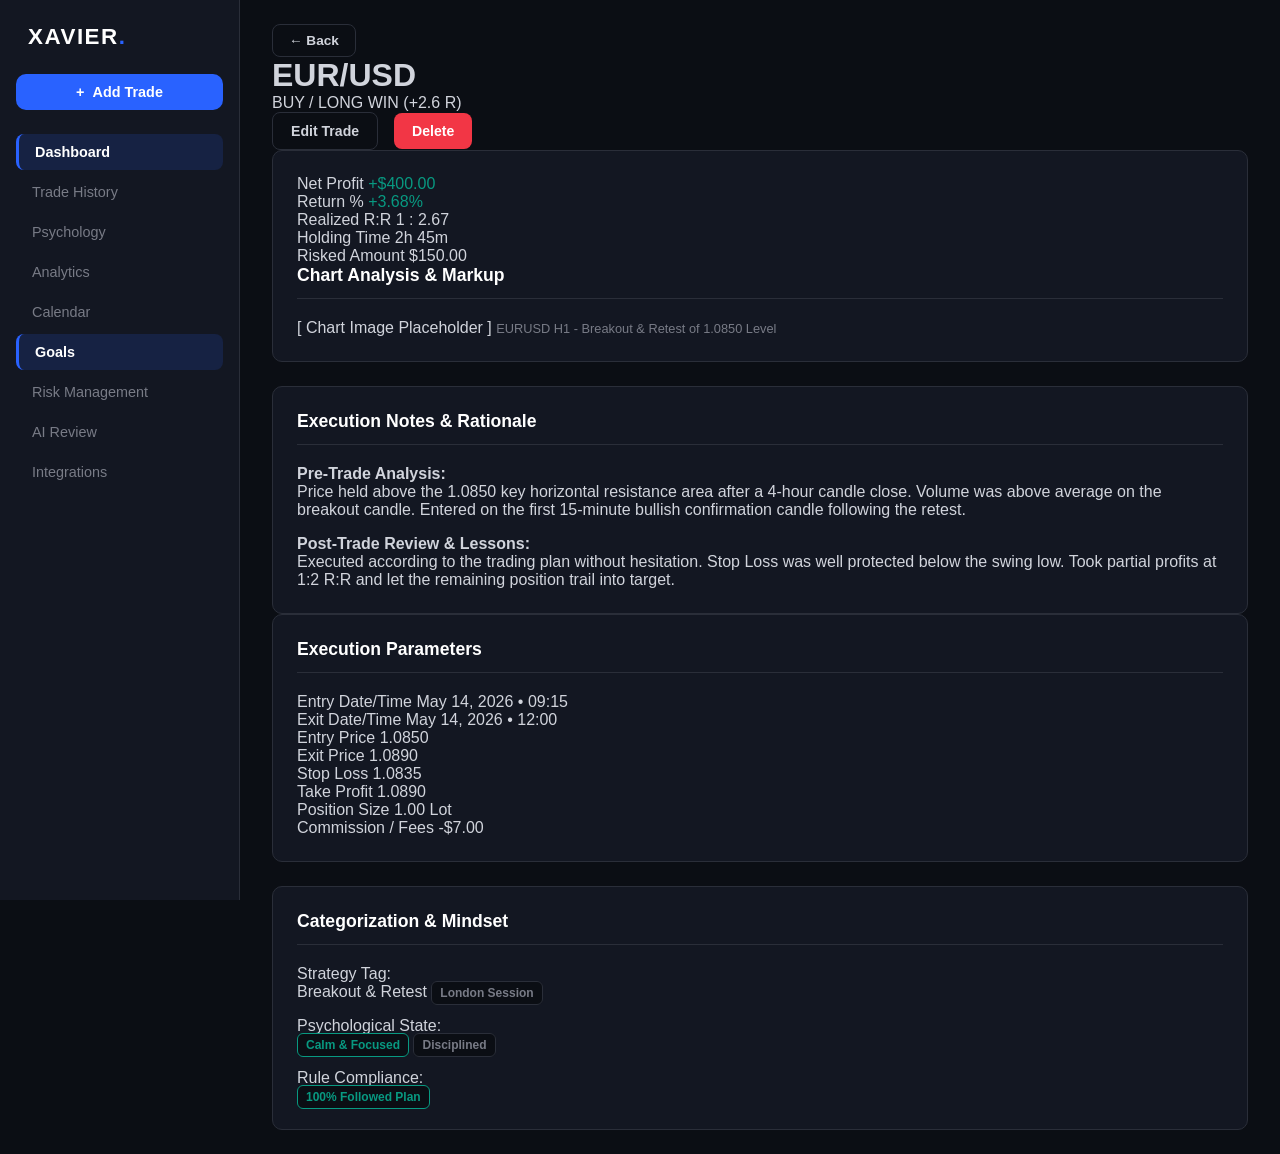
<file: Tradedetails.html>
<!DOCTYPE html>
<html lang="en">
<head>
  <meta charset="UTF-8">
  <meta name="viewport" content="width=device-width, initial-scale=1.0">
  <title>XAVIER — Trade Details: EUR/USD</title>
  <link rel="stylesheet" href="Styling.css">
</head>
<body>

  <!-- SIDEBAR NAVIGATION -->
  <aside class="sidebar">
    <div class="brand">
      <span class="brand-text">XAVIER<span class="brand-accent">.</span></span>
    </div>

    <a href="addtrade.html" class="btn-add-trade-nav">+ <span>Add Trade</span></a>

    <ul class="nav-links">
      <li class="active">
        <a href="Index.html"><span class="nav-text">Dashboard</span></a>
      </li>
      <li>
        <a href="Tradehistory.html"><span class="nav-text">Trade History</span></a>
      </li>
      <li>
        <a href="psychology.html"><span class="nav-text">Psychology</span></a>
      </li>
      <li>
        <a href="analytics.html"><span class="nav-text">Analytics</span></a>
      </li>
      <li>
        <a href="Calendar.html"><span class="nav-text">Calendar</span></a>
      </li>
      <li class="active">
        <a href="addtrade.html"><span class="nav-text">Goals</span></a>
      </li>
      <li>
        <a href="Riskmanagement.html"><span class="nav-text">Risk Management</span></a>
      </li>
      <li>
        <a href="AItradereview.html"><span class="nav-text">AI Review</span></a>
      </li>
      <li>
        <a href="Integrations.html"><span class="nav-text">Integrations</span></a>
      </li>
    </ul>
  </aside>

  <!-- MAIN CONTENT -->
  <main class="main-content">

    <!-- PAGE HEADER -->
    <div class="details-header">
      <div class="details-title-group">
        <a href="trade-history.html" class="btn btn-secondary" style="padding: 8px 16px; font-size: 0.85rem;">← Back</a>
        <h1>EUR/USD</h1>
        <span class="badge badge-long">BUY / LONG</span>
        <span class="badge-status-win">WIN (+2.6 R)</span>
      </div>

      <div class="header-right">
        <a href="#" class="btn btn-secondary">Edit Trade</a>
        <a href="#" class="btn btn-primary" style="background-color: var(--accent-red);">Delete</a>
      </div>
    </div>

    <!-- MAIN DETAILS GRID -->
    <div class="details-grid">

      <!-- LEFT COLUMN: Key Metrics & Chart & Notes -->
      <div style="display: flex; flex-direction: column; gap: 24px;">

        <!-- METRICS HIGHLIGHT BAR -->
        <div class="card">
          <div class="metric-highlight-container">
            <div class="metric-item">
              <span class="metric-label">Net Profit</span>
              <span class="metric-val positive">+$400.00</span>
            </div>
            <div class="metric-item">
              <span class="metric-label">Return %</span>
              <span class="metric-val positive">+3.68%</span>
            </div>
            <div class="metric-item">
              <span class="metric-label">Realized R:R</span>
              <span class="metric-val">1 : 2.67</span>
            </div>
            <div class="metric-item">
              <span class="metric-label">Holding Time</span>
              <span class="metric-val">2h 45m</span>
            </div>
            <div class="metric-item">
              <span class="metric-label">Risked Amount</span>
              <span class="metric-val">$150.00</span>
            </div>
          </div>

          <!-- CHART SCREENSHOT CONTAINER -->
          <div class="card-header">
            <span class="card-title">Chart Analysis & Markup</span>
          </div>
          <div class="chart-media-box">
            <span>[ Chart Image Placeholder ]</span>
            <span style="font-size: 0.8rem; color: var(--text-muted);">EURUSD H1 - Breakout & Retest of 1.0850 Level</span>
          </div>
        </div>

        <!-- TRADE RATIONALE & NOTES -->
        <div class="card">
          <div class="card-header">
            <span class="card-title">Execution Notes & Rationale</span>
          </div>

          <div style="margin-bottom: 16px;">
            <span class="detail-info-label" style="font-weight: 600;">Pre-Trade Analysis:</span>
            <div class="notes-block">
              Price held above the 1.0850 key horizontal resistance area after a 4-hour candle close. Volume was above average on the breakout candle. Entered on the first 15-minute bullish confirmation candle following the retest.
            </div>
          </div>

          <div>
            <span class="detail-info-label" style="font-weight: 600;">Post-Trade Review & Lessons:</span>
            <div class="notes-block">
              Executed according to the trading plan without hesitation. Stop Loss was well protected below the swing low. Took partial profits at 1:2 R:R and let the remaining position trail into target.
            </div>
          </div>
        </div>

      </div>

      <!-- RIGHT COLUMN: Trade Parameters & Tags -->
      <div style="display: flex; flex-direction: column; gap: 24px;">

        <!-- ENTRY / EXIT DATA TABLE -->
        <div class="card">
          <div class="card-header">
            <span class="card-title">Execution Parameters</span>
          </div>

          <div class="detail-info-grid" style="grid-template-columns: 1fr;">
            <div class="detail-info-item">
              <span class="detail-info-label">Entry Date/Time</span>
              <span class="detail-info-value">May 14, 2026 • 09:15</span>
            </div>
            <div class="detail-info-item">
              <span class="detail-info-label">Exit Date/Time</span>
              <span class="detail-info-value">May 14, 2026 • 12:00</span>
            </div>
            <div class="detail-info-item">
              <span class="detail-info-label">Entry Price</span>
              <span class="detail-info-value">1.0850</span>
            </div>
            <div class="detail-info-item">
              <span class="detail-info-label">Exit Price</span>
              <span class="detail-info-value">1.0890</span>
            </div>
            <div class="detail-info-item">
              <span class="detail-info-label">Stop Loss</span>
              <span class="detail-info-value">1.0835</span>
            </div>
            <div class="detail-info-item">
              <span class="detail-info-label">Take Profit</span>
              <span class="detail-info-value">1.0890</span>
            </div>
            <div class="detail-info-item">
              <span class="detail-info-label">Position Size</span>
              <span class="detail-info-value">1.00 Lot</span>
            </div>
            <div class="detail-info-item">
              <span class="detail-info-label">Commission / Fees</span>
              <span class="detail-info-value">-$7.00</span>
            </div>
          </div>
        </div>

        <!-- PSYCHOLOGY & SETUP TAGS -->
        <div class="card">
          <div class="card-header">
            <span class="card-title">Categorization & Mindset</span>
          </div>

          <div style="margin-bottom: 16px;">
            <span class="detail-info-label">Strategy Tag:</span>
            <div class="tag-pill-list">
              <span class="badge-strategy">Breakout & Retest</span>
              <span class="tag-pill">London Session</span>
            </div>
          </div>

          <div style="margin-bottom: 16px;">
            <span class="detail-info-label">Psychological State:</span>
            <div class="tag-pill-list">
              <span class="tag-pill" style="color: var(--accent-green); border-color: var(--accent-green);">Calm & Focused</span>
              <span class="tag-pill">Disciplined</span>
            </div>
          </div>

          <div>
            <span class="detail-info-label">Rule Compliance:</span>
            <div class="tag-pill-list">
              <span class="tag-pill" style="color: var(--accent-green); border-color: var(--accent-green);">100% Followed Plan</span>
            </div>
          </div>
        </div>

      </div>

    </div>

  </main>

</body>
</html>
</file>
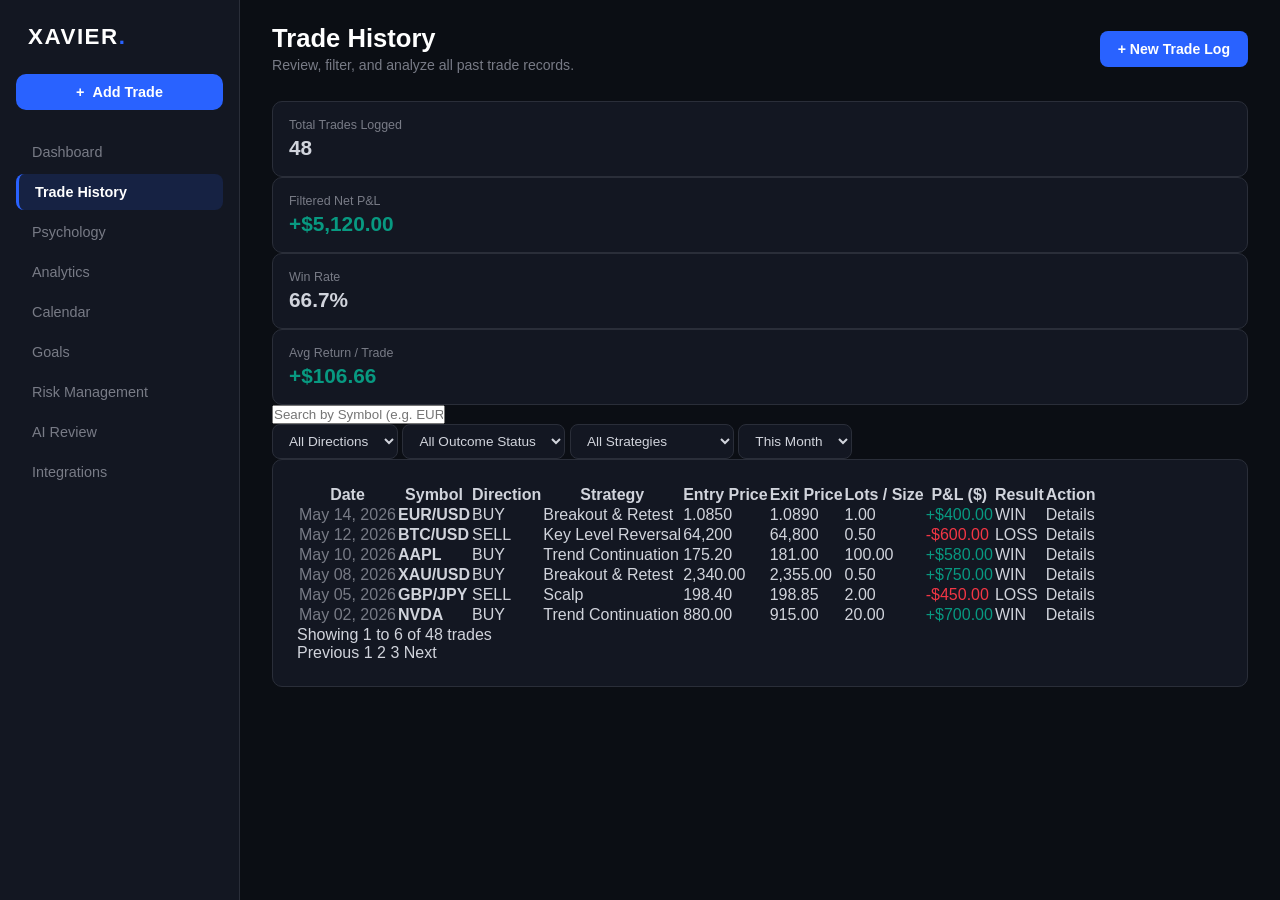
<file: Tradehistory.html>
<!DOCTYPE html>
<html lang="en">
<head>
  <meta charset="UTF-8">
  <meta name="viewport" content="width=device-width, initial-scale=1.0">
  <title>XAVIER — Trade History</title>
  <link rel="stylesheet" href="Styling.css">
</head>
<body>

  <!-- SIDEBAR NAVIGATION -->
  <aside class="sidebar">
    <div class="brand">
      <span class="brand-text">XAVIER<span class="brand-accent">.</span></span>
    </div>

    <a href="addtrade.html" class="btn-add-trade-nav">+ <span>Add Trade</span></a>

    <ul class="nav-links">
      <li >
        <a href="Index.html"><span class="nav-text">Dashboard</span></a>
      </li>
      <li class="active">
        <a href="Tradehistory.html"><span class="nav-text">Trade History</span></a>
      </li>
      <li>
        <a href="psychology.html"><span class="nav-text">Psychology</span></a>
      </li>
      <li>
        <a href="analytics.html"><span class="nav-text">Analytics</span></a>
      </li>
      <li>
        <a href="Calendar.html"><span class="nav-text">Calendar</span></a>
      </li>
      <li>
        <a href="addtrade.html"><span class="nav-text">Goals</span></a>
      </li>
      <li>
        <a href="Riskmanagement.html"><span class="nav-text">Risk Management</span></a>
      </li>
      <li>
        <a href="AItradereview.html"><span class="nav-text">AI Review</span></a>
      </li>
      <li>
        <a href="Integrations.html"><span class="nav-text">Integrations</span></a>
      </li>
    </ul>
  </aside>

  <!-- MAIN CONTENT -->
  <main class="main-content">

    <!-- TOP HEADER -->
    <header class="top-header">
      <div class="welcome-text">
        <h1>Trade History</h1>
        <p>Review, filter, and analyze all past trade records.</p>
      </div>

      <div class="header-right">
        <a href="add-trade.html" class="btn btn-primary">+ New Trade Log</a>
      </div>
    </header>

    <!-- SUMMARY MINI STATS BAR -->
    <div class="history-summary">
      <div class="summary-card">
        <div class="summary-label">Total Trades Logged</div>
        <div class="summary-value">48</div>
      </div>
      <div class="summary-card">
        <div class="summary-label">Filtered Net P&L</div>
        <div class="summary-value positive">+$5,120.00</div>
      </div>
      <div class="summary-card">
        <div class="summary-label">Win Rate</div>
        <div class="summary-value">66.7%</div>
      </div>
      <div class="summary-card">
        <div class="summary-label">Avg Return / Trade</div>
        <div class="summary-value positive">+$106.66</div>
      </div>
    </div>

    <!-- TOOLBAR / FILTERS -->
    <div class="history-toolbar">
      <div class="toolbar-search">
        <input type="text" class="search-input" placeholder="Search by Symbol (e.g. EUR/USD, BTC, AAPL)...">
      </div>

      <div class="toolbar-filters">
        <select class="filter-select">
          <option value="all">All Directions</option>
          <option value="long">Long (BUY)</option>
          <option value="short">Short (SELL)</option>
        </select>

        <select class="filter-select">
          <option value="all">All Outcome Status</option>
          <option value="win">Win Only</option>
          <option value="loss">Loss Only</option>
        </select>

        <select class="filter-select">
          <option value="all">All Strategies</option>
          <option value="breakout">Breakout & Retest</option>
          <option value="trend">Trend Continuation</option>
          <option value="reversal">Key Level Reversal</option>
          <option value="scalp">Scalp</option>
        </select>

        <select class="filter-select">
          <option value="this-month">This Month</option>
          <option value="last-month">Last Month</option>
          <option value="this-year">This Year</option>
          <option value="all-time">All Time</option>
        </select>
      </div>
    </div>

    <!-- TRADE HISTORY TABLE CARD -->
    <div class="card">
      <div class="trade-table-container">
        <table class="trade-table">
          <thead>
            <tr>
              <th>Date</th>
              <th>Symbol</th>
              <th>Direction</th>
              <th>Strategy</th>
              <th>Entry Price</th>
              <th>Exit Price</th>
              <th>Lots / Size</th>
              <th>P&L ($)</th>
              <th>Result</th>
              <th>Action</th>
            </tr>
          </thead>
          <tbody>
            <tr>
              <td style="color: var(--text-muted);">May 14, 2026</td>
              <td><strong>EUR/USD</strong></td>
              <td><span class="badge badge-long">BUY</span></td>
              <td><span class="badge-strategy">Breakout & Retest</span></td>
              <td>1.0850</td>
              <td>1.0890</td>
              <td>1.00</td>
              <td class="positive">+$400.00</td>
              <td><span class="badge-status-win">WIN</span></td>
              <td><a href="#" class="action-link">Details</a></td>
            </tr>
            <tr>
              <td style="color: var(--text-muted);">May 12, 2026</td>
              <td><strong>BTC/USD</strong></td>
              <td><span class="badge badge-short">SELL</span></td>
              <td><span class="badge-strategy">Key Level Reversal</span></td>
              <td>64,200</td>
              <td>64,800</td>
              <td>0.50</td>
              <td class="negative">-$600.00</td>
              <td><span class="badge-status-loss">LOSS</span></td>
              <td><a href="#" class="action-link">Details</a></td>
            </tr>
            <tr>
              <td style="color: var(--text-muted);">May 10, 2026</td>
              <td><strong>AAPL</strong></td>
              <td><span class="badge badge-long">BUY</span></td>
              <td><span class="badge-strategy">Trend Continuation</span></td>
              <td>175.20</td>
              <td>181.00</td>
              <td>100.00</td>
              <td class="positive">+$580.00</td>
              <td><span class="badge-status-win">WIN</span></td>
              <td><a href="#" class="action-link">Details</a></td>
            </tr>
            <tr>
              <td style="color: var(--text-muted);">May 08, 2026</td>
              <td><strong>XAU/USD</strong></td>
              <td><span class="badge badge-long">BUY</span></td>
              <td><span class="badge-strategy">Breakout & Retest</span></td>
              <td>2,340.00</td>
              <td>2,355.00</td>
              <td>0.50</td>
              <td class="positive">+$750.00</td>
              <td><span class="badge-status-win">WIN</span></td>
              <td><a href="#" class="action-link">Details</a></td>
            </tr>
            <tr>
              <td style="color: var(--text-muted);">May 05, 2026</td>
              <td><strong>GBP/JPY</strong></td>
              <td><span class="badge badge-short">SELL</span></td>
              <td><span class="badge-strategy">Scalp</span></td>
              <td>198.40</td>
              <td>198.85</td>
              <td>2.00</td>
              <td class="negative">-$450.00</td>
              <td><span class="badge-status-loss">LOSS</span></td>
              <td><a href="#" class="action-link">Details</a></td>
            </tr>
            <tr>
              <td style="color: var(--text-muted);">May 02, 2026</td>
              <td><strong>NVDA</strong></td>
              <td><span class="badge badge-long">BUY</span></td>
              <td><span class="badge-strategy">Trend Continuation</span></td>
              <td>880.00</td>
              <td>915.00</td>
              <td>20.00</td>
              <td class="positive">+$700.00</td>
              <td><span class="badge-status-win">WIN</span></td>
              <td><a href="#" class="action-link">Details</a></td>
            </tr>
          </tbody>
        </table>
      </div>

      <!-- PAGINATION CONTROLS -->
      <div class="pagination-container">
        <div class="pagination-info">
          Showing 1 to 6 of 48 trades
        </div>
        <div class="pagination-controls">
          <a href="#" class="page-btn disabled">Previous</a>
          <a href="#" class="page-btn active">1</a>
          <a href="#" class="page-btn">2</a>
          <a href="#" class="page-btn">3</a>
          <a href="#" class="page-btn">Next</a>
        </div>
      </div>

    </div>

  </main>

</body>
</html>
</file>
<file: Styling.css>
/* ==========================================================================
   XAVIER TRADING JOURNAL — COMPLETE CONSOLIDATED STYLESHEET
   ========================================================================== */

/* --------------------------------------------------------------------------
   1. CSS VARIABLES & THEME SETUP
   -------------------------------------------------------------------------- */
:root {
  /* Color Palette */
  --bg-dark: #0b0e14;
  --bg-card: #131722;
  --border-color: #2a2e39;
  
  --text-main: #d1d4dc;
  --text-muted: #787b86;
  --text-light: #ffffff;

  /* Accent Colors */
  --accent-blue: #2962ff;
  --accent-blue-hover: #1e4bd8;
  --accent-blue-bg: rgba(41, 98, 255, 0.15);

  --accent-green: #089981;
  --accent-green-bg: rgba(8, 153, 129, 0.15);

  --accent-red: #f23645;
  --accent-red-bg: rgba(242, 54, 69, 0.15);

  --accent-purple: #a855f7;
  --accent-purple-bg: rgba(168, 85, 247, 0.15);

  /* Layout & Spacing */
  --sidebar-width: 240px;
  --topbar-height: 70px;
  --border-radius: 10px;
  --font-family: -apple-system, BlinkMacSystemFont, "Segoe UI", Roboto, Oxygen, Ubuntu, Cantarell, "Helvetica Neue", sans-serif;
}

/* --------------------------------------------------------------------------
   2. GLOBAL RESETS & BASE STYLES
   -------------------------------------------------------------------------- */
* {
  box-sizing: border-box;
  margin: 0;
  padding: 0;
}

body {
  background-color: var(--bg-dark);
  color: var(--text-main);
  font-family: var(--font-family);
  display: flex;
  min-height: 100vh;
  -webkit-font-smoothing: antialiased;
}

a {
  color: inherit;
  text-decoration: none;
}

/* --------------------------------------------------------------------------
   3. SIDEBAR NAVIGATION
   -------------------------------------------------------------------------- */
.sidebar {
  width: var(--sidebar-width);
  background-color: var(--bg-card);
  border-right: 1px solid var(--border-color);
  padding: 24px 16px;
  display: flex;
  flex-direction: column;
  position: fixed;
  top: 0;
  bottom: 0;
  left: 0;
  z-index: 100;
}

.brand {
  display: flex;
  align-items: center;
  padding: 0 12px;
  margin-bottom: 24px;
}

.brand-text {
  font-size: 1.4rem;
  font-weight: 900;
  letter-spacing: 1.5px;
  color: var(--text-light);
}

.brand-accent {
  color: var(--accent-blue);
}

.btn-add-trade-nav {
  display: flex;
  align-items: center;
  justify-content: center;
  gap: 8px;
  background-color: var(--accent-blue);
  color: #fff;
  font-weight: 600;
  font-size: 0.9rem;
  padding: 10px 16px;
  border-radius: var(--border-radius);
  margin-bottom: 24px;
  transition: background-color 0.2s ease;
}

.btn-add-trade-nav:hover {
  background-color: var(--accent-blue-hover);
}

.nav-links {
  list-style: none;
  display: flex;
  flex-direction: column;
  gap: 4px;
}

.nav-section-title {
  font-size: 0.7rem;
  font-weight: 700;
  color: var(--text-muted);
  text-transform: uppercase;
  letter-spacing: 1px;
  padding: 16px 12px 6px 12px;
}

.nav-links li a {
  display: flex;
  align-items: center;
  padding: 10px 12px;
  border-radius: 8px;
  font-size: 0.9rem;
  font-weight: 500;
  color: var(--text-muted);
  transition: all 0.2s ease;
}

.nav-links li a:hover {
  color: var(--text-light);
  background-color: var(--bg-dark);
}

.nav-links li.active a {
  color: var(--text-light);
  background-color: var(--accent-blue-bg);
  border-left: 3px solid var(--accent-blue);
  font-weight: 600;
}

.nav-text {
  margin-left: 4px;
}

/* --------------------------------------------------------------------------
   4. MAIN LAYOUT & TOP HEADER
   -------------------------------------------------------------------------- */
.main-content {
  margin-left: var(--sidebar-width);
  flex: 1;
  padding: 24px 32px;
  max-width: 1600px;
}

.top-header {
  display: flex;
  justify-content: space-between;
  align-items: center;
  margin-bottom: 28px;
}

.welcome-text h1 {
  font-size: 1.6rem;
  font-weight: 800;
  color: var(--text-light);
}

.welcome-text p {
  font-size: 0.88rem;
  color: var(--text-muted);
  margin-top: 4px;
}

.header-right {
  display: flex;
  align-items: center;
  gap: 16px;
}

.profile-pill {
  display: flex;
  align-items: center;
  gap: 10px;
  background-color: var(--bg-card);
  border: 1px solid var(--border-color);
  padding: 6px 14px 6px 8px;
  border-radius: 20px;
}

.avatar {
  width: 28px;
  height: 28px;
  border-radius: 50%;
  background-color: var(--accent-blue);
  color: #fff;
  display: flex;
  align-items: center;
  justify-content: center;
  font-weight: 700;
  font-size: 0.8rem;
}

/* --------------------------------------------------------------------------
   5. GENERAL UI COMPONENTS (Cards, Buttons, Inputs, Badges, Tables)
   -------------------------------------------------------------------------- */

/* Cards */
.card {
  background-color: var(--bg-card);
  border: 1px solid var(--border-color);
  border-radius: var(--border-radius);
  padding: 24px;
}

.card-header {
  display: flex;
  justify-content: space-between;
  align-items: center;
  margin-bottom: 20px;
  padding-bottom: 12px;
  border-bottom: 1px solid var(--border-color);
}

.card-title {
  font-size: 1.1rem;
  font-weight: 700;
  color: var(--text-light);
}

/* Buttons */
.btn {
  display: inline-flex;
  align-items: center;
  justify-content: center;
  padding: 10px 18px;
  border-radius: 8px;
  font-size: 0.88rem;
  font-weight: 600;
  border: none;
  cursor: pointer;
  transition: all 0.2s ease;
}

.btn-primary {
  background-color: var(--accent-blue);
  color: #ffffff;
}

.btn-primary:hover {
  background-color: var(--accent-blue-hover);
}

.btn-secondary {
  background-color: var(--bg-dark);
  border: 1px solid var(--border-color);
  color: var(--text-main);
}

.btn-secondary:hover {
  border-color: var(--text-muted);
  color: var(--text-light);
}

/* Form Controls & Add Trade Elements */
.form-grid {
  display: grid;
  grid-template-columns: repeat(2, 1fr);
  gap: 18px;
}

.form-group {
  display: flex;
  flex-direction: column;
  gap: 6px;
}

.form-group.full-width {
  grid-column: span 2;
}

.form-group label {
  font-size: 0.82rem;
  font-weight: 600;
  color: var(--text-muted);
}

.form-control {
  background-color: var(--bg-dark);
  border: 1px solid var(--border-color);
  border-radius: 8px;
  padding: 11px 14px;
  color: var(--text-main);
  font-size: 0.9rem;
  font-family: inherit;
  transition: border-color 0.2s ease, box-shadow 0.2s ease;
}

.form-control:focus {
  outline: none;
  border-color: var(--accent-blue);
  box-shadow: 0 0 0 2px var(--accent-blue-bg);
}

.form-control::placeholder {
  color: var(--text-muted);
  opacity: 0.6;
}

/* Dark color scheme styling for date/time controls */
input[type="datetime-local"].form-control::-webkit-calendar-picker-indicator {
  filter: invert(1);
  cursor: pointer;
}

select.form-control {
  appearance: none;
  background-image: url("data:image/svg+xml;charset=UTF-8,%3csvg xmlns='http://www.w3.org/2000/svg' viewBox='0 0 24 24' fill='none' stroke='%23787b86' stroke-width='2' stroke-linecap='round' stroke-linejoin='round'%3e%3cpolyline points='6 9 12 15 18 9'%3e%3c/polyline%3e%3c/svg%3e");
  background-repeat: no-repeat;
  background-position: right 12px center;
  background-size: 16px;
  padding-right: 36px;
  cursor: pointer;
}

select.form-control option {
  background-color: var(--bg-card);
  color: var(--text-main);
}

textarea.form-control {
  resize: vertical;
  min-height: 100px;
  line-height: 1.5;
}

/* Status Indicators & Pills */
.positive { color: var(--accent-green) !important; }
.negative { color: var(--accent-red) !important; }
.neutral  { color: var(--text-muted) !important; }

.tag-pill {
  padding: 4px 8px;
  border-radius: 6px;
  font-size: 0.75rem;
  font-weight: 600;
  background-color: var(--bg-dark);
  border: 1px solid var(--border-color);
  color: var(--text-muted);
}

/* Standard Data Tables */
.table-responsive {
  overflow-x: auto;
}

.data-table {
  width: 100%;
  border-collapse: collapse;
}

.data-table th,
.data-table td {
  padding: 12px;
  text-align: left;
  border-bottom: 1px solid var(--border-color);
  font-size: 0.88rem;
}

.data-table th {
  color: var(--text-muted);
  font-weight: 600;
  background-color: var(--bg-dark);
}

/* --------------------------------------------------------------------------
   6. DASHBOARD SECTION STYLES
   -------------------------------------------------------------------------- */
.stats-grid {
  display: grid;
  grid-template-columns: repeat(auto-fit, minmax(220px, 1fr));
  gap: 20px;
  margin-bottom: 24px;
}

.stat-card {
  background-color: var(--bg-card);
  border: 1px solid var(--border-color);
  border-radius: var(--border-radius);
  padding: 20px;
  display: flex;
  flex-direction: column;
}

.stat-label {
  font-size: 0.8rem;
  color: var(--text-muted);
  font-weight: 600;
}

.stat-value {
  font-size: 1.6rem;
  font-weight: 800;
  color: var(--text-light);
  margin: 8px 0 4px 0;
}

.stat-sub {
  font-size: 0.78rem;
}

.chart-placeholder {
  height: 240px;
  display: flex;
  align-items: flex-end;
  gap: 12px;
  padding-top: 20px;
}

.chart-bar-group {
  flex: 1;
  display: flex;
  flex-direction: column;
  align-items: center;
  height: 100%;
  justify-content: flex-end;
  gap: 8px;
}

.bar {
  width: 100%;
  border-radius: 4px 4px 0 0;
  transition: height 0.3s ease;
}

.bar.win { background-color: var(--accent-green); }
.bar.loss { background-color: var(--accent-red); }

.bar-label {
  font-size: 0.75rem;
  color: var(--text-muted);
}

/* --------------------------------------------------------------------------
   7. TRADE HISTORY & FILTER STYLES
   -------------------------------------------------------------------------- */
.filters-bar {
  display: flex;
  gap: 12px;
  margin-bottom: 20px;
  flex-wrap: wrap;
}

.filter-select {
  background-color: var(--bg-card);
  border: 1px solid var(--border-color);
  color: var(--text-main);
  padding: 8px 12px;
  border-radius: 8px;
  font-size: 0.85rem;
}

.filter-select:focus {
  outline: none;
  border-color: var(--accent-blue);
}

/* --------------------------------------------------------------------------
   8. PSYCHOLOGY JOURNAL PAGE STYLES
   -------------------------------------------------------------------------- */
.psych-summary-grid {
  display: grid;
  grid-template-columns: repeat(auto-fit, minmax(200px, 1fr));
  gap: 20px;
  margin-bottom: 24px;
}

.psych-card-grid {
  display: grid;
  grid-template-columns: 1fr 2fr;
  gap: 24px;
}

.mood-selector {
  display: flex;
  justify-content: space-between;
  gap: 8px;
  margin-top: 8px;
}

.mood-option {
  flex: 1;
  text-align: center;
}

.mood-option input[type="radio"] {
  display: none;
}

.mood-badge {
  display: block;
  padding: 10px 6px;
  background-color: var(--bg-dark);
  border: 1px solid var(--border-color);
  border-radius: 8px;
  font-size: 0.8rem;
  font-weight: 600;
  color: var(--text-muted);
  cursor: pointer;
  transition: all 0.2s ease;
}

.mood-option input:checked + .mood-badge {
  background-color: var(--accent-blue-bg);
  border-color: var(--accent-blue);
  color: var(--accent-blue);
}

.score-pill {
  padding: 4px 10px;
  border-radius: 12px;
  font-size: 0.8rem;
  font-weight: 700;
}

.score-high {
  background-color: var(--accent-green-bg);
  color: var(--accent-green);
}

.score-mid {
  background-color: var(--accent-blue-bg);
  color: var(--accent-blue);
}

.score-low {
  background-color: var(--accent-red-bg);
  color: var(--accent-red);
}

.psych-feed {
  display: flex;
  flex-direction: column;
  gap: 16px;
}

.entry-card {
  background-color: var(--bg-dark);
  border: 1px solid var(--border-color);
  border-radius: 10px;
  padding: 18px;
}

.entry-card-header {
  display: flex;
  justify-content: space-between;
  align-items: center;
  margin-bottom: 12px;
  padding-bottom: 10px;
  border-bottom: 1px solid var(--border-color);
}

.entry-date {
  font-weight: 600;
  font-size: 0.95rem;
}

.entry-meta {
  display: flex;
  gap: 12px;
  align-items: center;
}

.entry-text-block {
  font-size: 0.9rem;
  line-height: 1.6;
  color: var(--text-main);
  margin-bottom: 12px;
}

.entry-tags {
  display: flex;
  flex-wrap: wrap;
  gap: 8px;
}

/* --------------------------------------------------------------------------
   9. PERFORMANCE ANALYTICS PAGE STYLES
   -------------------------------------------------------------------------- */
.analytics-header-actions {
  display: flex;
  gap: 12px;
  align-items: center;
}

.analytics-grid-top {
  display: grid;
  grid-template-columns: 2fr 1fr;
  gap: 24px;
  margin-bottom: 24px;
}

.analytics-grid-bottom {
  display: grid;
  grid-template-columns: repeat(2, 1fr);
  gap: 24px;
}

.breakdown-list {
  display: flex;
  flex-direction: column;
  gap: 16px;
}

.breakdown-item {
  display: flex;
  flex-direction: column;
  gap: 6px;
}

.breakdown-header {
  display: flex;
  justify-content: space-between;
  font-size: 0.85rem;
}

.breakdown-title {
  font-weight: 600;
  color: var(--text-main);
}

.breakdown-stats {
  color: var(--text-muted);
}

.progress-track {
  width: 100%;
  height: 8px;
  background-color: var(--bg-dark);
  border-radius: 4px;
  overflow: hidden;
  display: flex;
}

.progress-fill {
  height: 100%;
  border-radius: 4px;
}

.progress-fill.green { background-color: var(--accent-green); }
.progress-fill.red   { background-color: var(--accent-red); }
.progress-fill.blue  { background-color: var(--accent-blue); }
.progress-fill.purple{ background-color: var(--accent-purple); }

.data-list-table {
  width: 100%;
  border-collapse: collapse;
}

.data-list-table td {
  padding: 12px 0;
  border-bottom: 1px solid var(--border-color);
  font-size: 0.88rem;
}

.data-list-table tr:last-child td {
  border-bottom: none;
}

/* --------------------------------------------------------------------------
   10. TRADING CALENDAR PAGE STYLES
   -------------------------------------------------------------------------- */
.calendar-nav-bar {
  display: flex;
  justify-content: space-between;
  align-items: center;
  margin-bottom: 24px;
  background-color: var(--bg-card);
  border: 1px solid var(--border-color);
  padding: 16px 20px;
  border-radius: 12px;
}

.calendar-month-title {
  font-size: 1.3rem;
  font-weight: 700;
}

.calendar-controls {
  display: flex;
  gap: 8px;
  align-items: center;
}

.calendar-grid {
  display: grid;
  grid-template-columns: repeat(7, 1fr);
  gap: 12px;
}

.calendar-day-head {
  text-align: center;
  font-size: 0.8rem;
  font-weight: 700;
  color: var(--text-muted);
  text-transform: uppercase;
  letter-spacing: 0.5px;
  padding-bottom: 8px;
}

.calendar-day-card {
  background-color: var(--bg-card);
  border: 1px solid var(--border-color);
  border-radius: 10px;
  min-height: 110px;
  padding: 10px;
  display: flex;
  flex-direction: column;
  justify-content: space-between;
  transition: border-color 0.2s ease;
}

.calendar-day-card:hover {
  border-color: var(--accent-blue);
}

.calendar-day-card.other-month {
  opacity: 0.35;
  background-color: var(--bg-dark);
}

.calendar-day-number {
  font-weight: 600;
  font-size: 0.85rem;
  color: var(--text-muted);
}

.calendar-day-card.today .calendar-day-number {
  color: var(--accent-blue);
  font-weight: 800;
}

.day-stat-content {
  display: flex;
  flex-direction: column;
  align-items: flex-end;
  gap: 2px;
}

.day-pnl {
  font-weight: 700;
  font-size: 0.95rem;
}

.day-trade-count {
  font-size: 0.72rem;
  color: var(--text-muted);
}

.day-status-indicator {
  width: 100%;
  height: 4px;
  border-radius: 2px;
  margin-top: 6px;
}

.day-status-win     { background-color: var(--accent-green); }
.day-status-loss    { background-color: var(--accent-red); }
.day-status-neutral { background-color: var(--border-color); }

.calendar-summary-bar {
  display: grid;
  grid-template-columns: repeat(auto-fit, minmax(160px, 1fr));
  gap: 16px;
  margin-top: 24px;
}

.summary-card {
  background-color: var(--bg-card);
  border: 1px solid var(--border-color);
  border-radius: 10px;
  padding: 16px;
}

.summary-label {
  font-size: 0.78rem;
  color: var(--text-muted);
}

.summary-value {
  font-size: 1.3rem;
  font-weight: 800;
  margin-top: 4px;
}

/* --------------------------------------------------------------------------
   11. GOALS PAGE STYLES
   -------------------------------------------------------------------------- */
.goals-grid {
  display: grid;
  grid-template-columns: repeat(auto-fit, minmax(320px, 1fr));
  gap: 24px;
  margin-bottom: 32px;
}

.goal-card {
  background-color: var(--bg-card);
  border: 1px solid var(--border-color);
  border-radius: 12px;
  padding: 24px;
  display: flex;
  flex-direction: column;
  gap: 16px;
}

.goal-header {
  display: flex;
  justify-content: space-between;
  align-items: flex-start;
}

.goal-title-group h3 {
  font-size: 1.1rem;
  font-weight: 700;
}

.goal-subtitle {
  font-size: 0.8rem;
  color: var(--text-muted);
  margin-top: 4px;
}

.goal-badge {
  padding: 4px 10px;
  border-radius: 12px;
  font-size: 0.75rem;
  font-weight: 700;
}

.goal-badge-active {
  background-color: var(--accent-blue-bg);
  color: var(--accent-blue);
}

.goal-badge-completed {
  background-color: var(--accent-green-bg);
  color: var(--accent-green);
}

.goal-metrics {
  display: flex;
  justify-content: space-between;
  align-items: flex-end;
  margin-top: 4px;
}

.goal-current-val {
  font-size: 1.5rem;
  font-weight: 800;
}

.goal-target-val {
  font-size: 0.85rem;
  color: var(--text-muted);
}

.goal-progress-bar {
  width: 100%;
  height: 10px;
  background-color: var(--bg-dark);
  border-radius: 5px;
  overflow: hidden;
}

.goal-progress-fill {
  height: 100%;
  border-radius: 5px;
  transition: width 0.3s ease;
}

.fill-green  { background-color: var(--accent-green); }
.fill-blue   { background-color: var(--accent-blue); }
.fill-purple { background-color: var(--accent-purple); }

.goal-footer {
  display: flex;
  justify-content: space-between;
  font-size: 0.8rem;
  color: var(--text-muted);
  border-top: 1px solid var(--border-color);
  padding-top: 12px;
}

.new-goal-card {
  max-width: 700px;
}

/* --------------------------------------------------------------------------
   12. RISK MANAGEMENT PAGE STYLES
   -------------------------------------------------------------------------- */
.risk-summary-grid {
  display: grid;
  grid-template-columns: repeat(auto-fit, minmax(220px, 1fr));
  gap: 20px;
  margin-bottom: 24px;
}

.risk-layout-grid {
  display: grid;
  grid-template-columns: 1fr 1fr;
  gap: 24px;
  margin-bottom: 24px;
}

.calc-result-box {
  background-color: var(--bg-dark);
  border: 1px solid var(--border-color);
  border-radius: 8px;
  padding: 16px;
  margin-top: 16px;
  display: flex;
  justify-content: space-between;
  align-items: center;
}

.calc-result-val {
  font-size: 1.4rem;
  font-weight: 800;
  color: var(--accent-blue);
}

.risk-gauge-container {
  display: flex;
  flex-direction: column;
  gap: 16px;
}

.gauge-item {
  display: flex;
  flex-direction: column;
  gap: 6px;
}

.gauge-label-group {
  display: flex;
  justify-content: space-between;
  font-size: 0.85rem;
}

.gauge-title {
  font-weight: 600;
  color: var(--text-main);
}

.gauge-value {
  color: var(--text-muted);
}

.gauge-bar-track {
  width: 100%;
  height: 10px;
  background-color: var(--bg-dark);
  border-radius: 5px;
  overflow: hidden;
}

.gauge-bar-fill {
  height: 100%;
  border-radius: 5px;
}

.gauge-bar-fill.safe    { background-color: var(--accent-green); }
.gauge-bar-fill.warning { background-color: var(--accent-blue); }
.gauge-bar-fill.danger  { background-color: var(--accent-red); }

.risk-rules-table {
  width: 100%;
  border-collapse: collapse;
}

.risk-rules-table th,
.risk-rules-table td {
  padding: 12px;
  text-align: left;
  border-bottom: 1px solid var(--border-color);
  font-size: 0.88rem;
}

.risk-rules-table th {
  color: var(--text-muted);
  font-weight: 600;
  background-color: var(--bg-dark);
}

/* --------------------------------------------------------------------------
   13. AI REVIEW PAGE STYLES
   -------------------------------------------------------------------------- */
.ai-header-badge {
  display: flex;
  align-items: center;
  gap: 8px;
  background-color: var(--accent-purple-bg);
  border: 1px solid var(--accent-purple);
  color: var(--accent-purple);
  padding: 6px 14px;
  border-radius: 20px;
  font-size: 0.8rem;
  font-weight: 700;
}

.ai-grid-top {
  display: grid;
  grid-template-columns: 2fr 1fr;
  gap: 24px;
  margin-bottom: 24px;
}

.ai-score-card {
  display: flex;
  align-items: center;
  justify-content: space-between;
  background: linear-gradient(135deg, rgba(168, 85, 247, 0.1) 0%, rgba(59, 130, 246, 0.05) 100%);
  border: 1px solid rgba(168, 85, 247, 0.3);
  border-radius: 12px;
  padding: 24px;
  margin-bottom: 24px;
}

.ai-score-number {
  font-size: 3rem;
  font-weight: 900;
  color: var(--accent-purple);
  line-height: 1;
}

.ai-score-label {
  font-size: 0.85rem;
  color: var(--text-muted);
  text-transform: uppercase;
  letter-spacing: 0.5px;
  margin-top: 4px;
}

.insight-item {
  display: flex;
  gap: 16px;
  padding: 16px;
  background-color: var(--bg-dark);
  border: 1px solid var(--border-color);
  border-radius: 10px;
  margin-bottom: 12px;
}

.insight-item:last-child {
  margin-bottom: 0;
}

.insight-icon {
  width: 40px;
  height: 40px;
  border-radius: 8px;
  display: flex;
  align-items: center;
  justify-content: center;
  font-size: 1.2rem;
  flex-shrink: 0;
}

.icon-success {
  background-color: var(--accent-green-bg);
  color: var(--accent-green);
}

.icon-warning {
  background-color: var(--accent-red-bg);
  color: var(--accent-red);
}

.icon-info {
  background-color: var(--accent-blue-bg);
  color: var(--accent-blue);
}

.insight-content h4 {
  font-size: 0.95rem;
  font-weight: 700;
  margin-bottom: 4px;
}

.insight-content p {
  font-size: 0.85rem;
  color: var(--text-muted);
  line-height: 1.5;
}

.ai-prompt-box {
  display: flex;
  gap: 12px;
  margin-top: 16px;
}

.ai-prompt-input {
  flex: 1;
  background-color: var(--bg-dark);
  border: 1px solid var(--border-color);
  border-radius: 8px;
  padding: 12px 16px;
  color: var(--text-main);
  font-size: 0.9rem;
}

.ai-prompt-input:focus {
  outline: none;
  border-color: var(--accent-purple);
}

/* --------------------------------------------------------------------------
   14. PLATFORM INTEGRATIONS PAGE STYLES
   -------------------------------------------------------------------------- */
.integrations-grid {
  display: grid;
  grid-template-columns: repeat(auto-fill, minmax(320px, 1fr));
  gap: 24px;
  margin-bottom: 32px;
}

.integration-card {
  background-color: var(--bg-card);
  border: 1px solid var(--border-color);
  border-radius: 12px;
  padding: 24px;
  display: flex;
  flex-direction: column;
  justify-content: space-between;
  gap: 20px;
  transition: border-color 0.2s ease, transform 0.2s ease;
}

.integration-card:hover {
  border-color: var(--accent-blue);
}

.integration-header {
  display: flex;
  justify-content: space-between;
  align-items: flex-start;
}

.integration-icon-wrap {
  width: 48px;
  height: 48px;
  border-radius: 10px;
  background-color: var(--bg-dark);
  border: 1px solid var(--border-color);
  display: flex;
  align-items: center;
  justify-content: center;
  font-size: 1.4rem;
  font-weight: 800;
}

.integration-status {
  display: flex;
  align-items: center;
  gap: 6px;
  font-size: 0.78rem;
  font-weight: 700;
  padding: 4px 10px;
  border-radius: 12px;
}

.status-connected {
  background-color: var(--accent-green-bg);
  color: var(--accent-green);
}

.status-disconnected {
  background-color: var(--bg-dark);
  color: var(--text-muted);
  border: 1px solid var(--border-color);
}

.status-dot {
  width: 6px;
  height: 6px;
  border-radius: 50%;
}

.status-connected .status-dot {
  background-color: var(--accent-green);
}

.status-disconnected .status-dot {
  background-color: var(--text-muted);
}

.integration-body h3 {
  font-size: 1.1rem;
  font-weight: 700;
  margin-bottom: 6px;
}

.integration-body p {
  font-size: 0.85rem;
  color: var(--text-muted);
  line-height: 1.5;
}

.integration-meta {
  font-size: 0.78rem;
  color: var(--text-muted);
  display: flex;
  justify-content: space-between;
  border-top: 1px solid var(--border-color);
  padding-top: 12px;
  margin-top: 4px;
}

.webhook-key-box {
  background-color: var(--bg-dark);
  border: 1px solid var(--border-color);
  border-radius: 8px;
  padding: 12px 16px;
  display: flex;
  justify-content: space-between;
  align-items: center;
  font-family: monospace;
  font-size: 0.85rem;
  color: var(--accent-blue);
  word-break: break-all;
}

/* --------------------------------------------------------------------------
   15. MEDIA QUERIES & RESPONSIVE BREAKPOINTS
   -------------------------------------------------------------------------- */
@media (max-width: 1024px) {
  .psych-card-grid,
  .analytics-grid-top,
  .analytics-grid-bottom,
  .risk-layout-grid,
  .ai-grid-top {
    grid-template-columns: 1fr;
  }
}

@media (max-width: 900px) {
  .sidebar {
    width: 70px;
    padding: 16px 8px;
  }

  .brand-text,
  .nav-text,
  .nav-section-title,
  .btn-add-trade-nav span {
    display: none;
  }

  .main-content {
    margin-left: 70px;
    padding: 16px;
  }

  .form-grid {
    grid-template-columns: 1fr;
  }

  .form-group.full-width {
    grid-column: span 1;
  }

  .calendar-grid {
    grid-template-columns: repeat(7, minmax(70px, 1fr));
    overflow-x: auto;
  }
}
</file>
